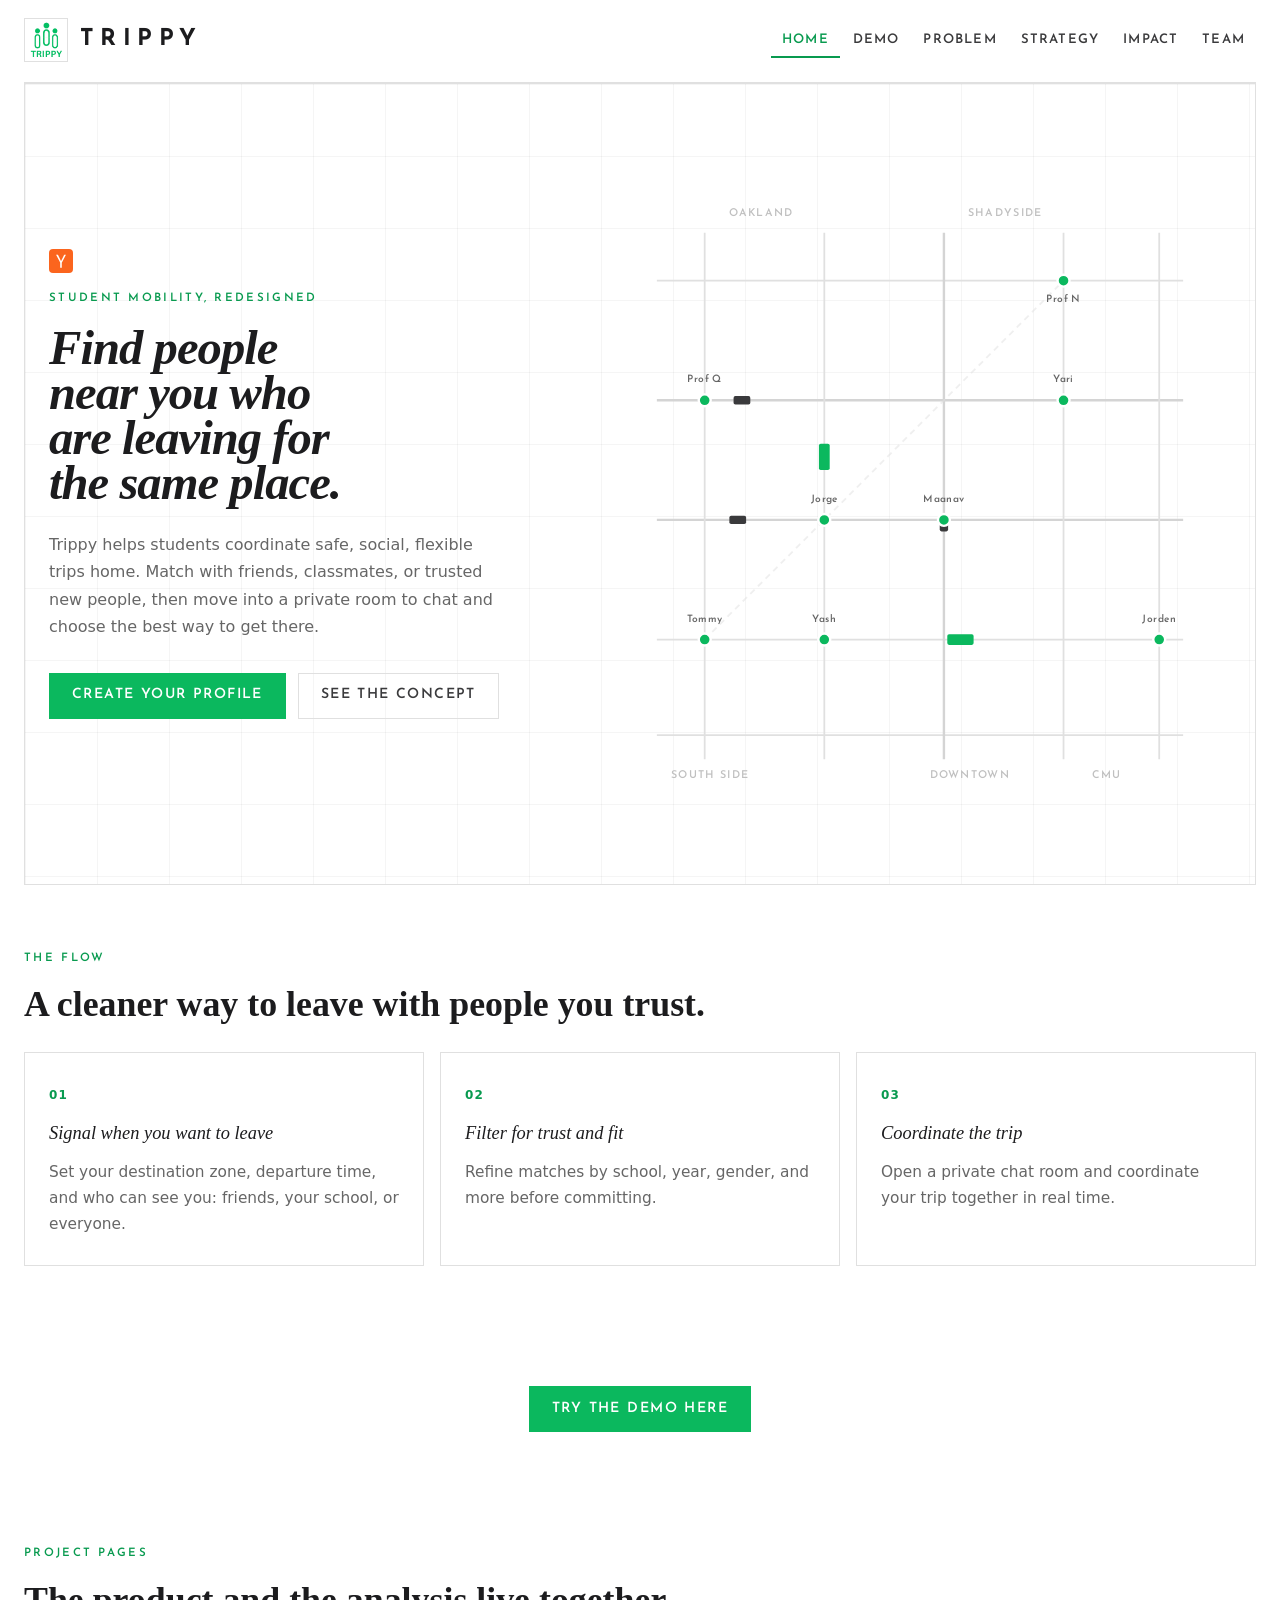
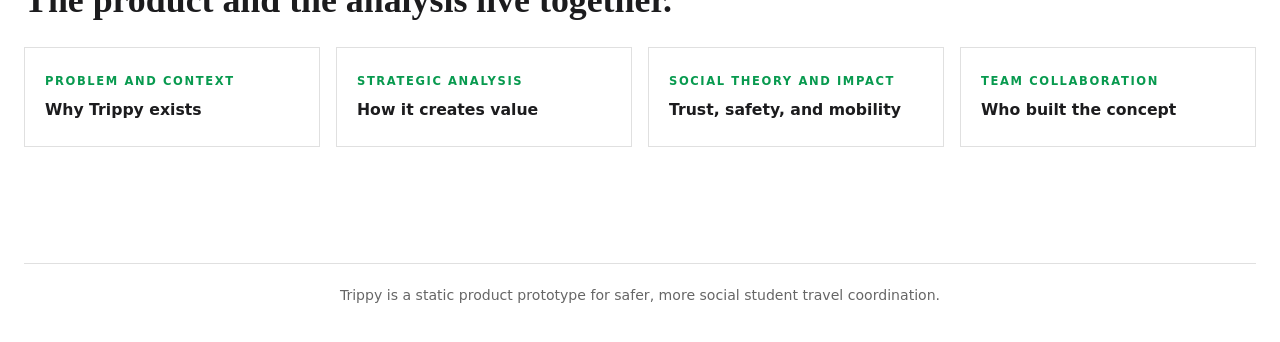
<file: index.html>
<!DOCTYPE html>
<html lang="en">
<head>
  <meta charset="UTF-8">
  <meta name="viewport" content="width=device-width, initial-scale=1.0">
  <title>Trippy | Travel Together</title>
  <link rel="stylesheet" href="styles.css?v=2">
</head>
<body data-page="home">
  <header class="site-header">
    <div class="brand-lockup">
      <a class="brand-link" href="index.html">
        <img class="brand-logo" src="trippy_logo.png" alt="Trippy logo">
        <span class="brand-word">TRIPPY</span>
      </a>
    </div>
    <button class="nav-toggle" type="button" aria-label="Toggle navigation">Menu</button>
    <nav class="site-nav"></nav>
  </header>

  <main>
    <section class="hero">
      <div class="hero-media">
        <div class="hero-grid"></div>
      </div>
      <div class="hero-inner">
        <div class="hero-copy">
          <img class="yc-badge" src="yc_logo.svg" alt="Y Combinator">
          <p class="eyebrow">Student mobility, redesigned</p>
          <h1>Find people near you who are leaving for the same place.</h1>
          <p class="hero-text">
            Trippy helps students coordinate safe, social, flexible trips home. Match with friends,
            classmates, or trusted new people, then move into a private room to chat and choose the
            best way to get there.
          </p>
          <div class="hero-actions">
            <a class="button button-primary" href="signup.html">Create your profile</a>
            <a class="button button-secondary" href="about.html">See the concept</a>
          </div>
        </div>

        <div class="hero-map">
          <div class="map-tooltip" id="map-tooltip">
            <div class="map-tooltip-name" id="tt-name"></div>
            <div class="map-tooltip-row" id="tt-dest"></div>
            <div class="map-tooltip-row" id="tt-leaving"></div>
            <div class="map-tooltip-mode" id="tt-mode"></div>
          </div>
          <svg class="city-map" viewBox="0 0 520 500" fill="none" xmlns="http://www.w3.org/2000/svg" xmlns:xlink="http://www.w3.org/1999/xlink" id="city-map">
            <defs>
              <path id="vp-h280"  d="M 40 280 L 480 280"/>
              <path id="vp-v280u" d="M 280 480 L 280 40"/>
              <path id="vp-h180l" d="M 480 180 L 40 180"/>
              <path id="vp-h380"  d="M 40 380 L 480 380"/>
              <path id="vp-v180d" d="M 180 40 L 180 480"/>
            </defs>

            <!-- Streets horizontal -->
            <line x1="40" y1="80"  x2="480" y2="80"  class="map-street"/>
            <line x1="40" y1="180" x2="480" y2="180" class="map-street-main"/>
            <line x1="40" y1="280" x2="480" y2="280" class="map-street-main"/>
            <line x1="40" y1="380" x2="480" y2="380" class="map-street"/>
            <line x1="40" y1="460" x2="480" y2="460" class="map-street"/>

            <!-- Streets vertical -->
            <line x1="80"  y1="40" x2="80"  y2="480" class="map-street"/>
            <line x1="180" y1="40" x2="180" y2="480" class="map-street"/>
            <line x1="280" y1="40" x2="280" y2="480" class="map-street-main"/>
            <line x1="380" y1="40" x2="380" y2="480" class="map-street"/>
            <line x1="460" y1="40" x2="460" y2="480" class="map-street"/>

            <!-- Diagonal (Pittsburgh-style) -->
            <line x1="80" y1="380" x2="380" y2="80" class="map-street" stroke-dasharray="5 4" stroke-opacity="0.5"/>

            <!-- Area labels -->
            <text x="100" y="26" class="map-label">Oakland</text>
            <text x="300" y="26" class="map-label">Shadyside</text>
            <text x="52"  y="496" class="map-label">South Side</text>
            <text x="268" y="496" class="map-label">Downtown</text>
            <text x="404" y="496" class="map-label">CMU</text>

            <!-- Vehicles -->
            <g class="map-vehicle">
              <rect x="-7" y="-3.5" width="14" height="7" rx="1.5"/>
              <animateMotion dur="9s" repeatCount="indefinite" rotate="auto"><mpath xlink:href="#vp-h280"/></animateMotion>
            </g>
            <g class="map-vehicle">
              <rect x="-7" y="-3.5" width="14" height="7" rx="1.5"/>
              <animateMotion dur="12s" repeatCount="indefinite" begin="-4s" rotate="auto"><mpath xlink:href="#vp-v280u"/></animateMotion>
            </g>
            <g class="map-vehicle">
              <rect x="-7" y="-3.5" width="14" height="7" rx="1.5"/>
              <animateMotion dur="10s" repeatCount="indefinite" begin="-7s" rotate="auto"><mpath xlink:href="#vp-h180l"/></animateMotion>
            </g>
            <g class="map-vehicle-bus">
              <rect x="-11" y="-4.5" width="22" height="9" rx="1.5"/>
              <animateMotion dur="18s" repeatCount="indefinite" begin="-9s" rotate="auto"><mpath xlink:href="#vp-h380"/></animateMotion>
            </g>
            <g class="map-vehicle-bus">
              <rect x="-11" y="-4.5" width="22" height="9" rx="1.5"/>
              <animateMotion dur="15s" repeatCount="indefinite" begin="-5s" rotate="auto"><mpath xlink:href="#vp-v180d"/></animateMotion>
            </g>

            <!-- Person dots -->
            <g class="map-dot" data-person="0">
              <circle class="map-dot-pulse" cx="80" cy="180" r="6"/>
              <circle class="map-dot-core"  cx="80" cy="180" r="5"/>
              <text class="map-dot-name" x="80" y="165">Prof Q</text>
            </g>
            <g class="map-dot" data-person="1">
              <circle class="map-dot-pulse" cx="380" cy="80" r="6"/>
              <circle class="map-dot-core"  cx="380" cy="80" r="5"/>
              <text class="map-dot-name" x="380" y="98">Prof N</text>
            </g>
            <g class="map-dot" data-person="2">
              <circle class="map-dot-pulse" cx="180" cy="280" r="6"/>
              <circle class="map-dot-core"  cx="180" cy="280" r="5"/>
              <text class="map-dot-name" x="180" y="265">Jorge</text>
            </g>
            <g class="map-dot" data-person="3">
              <circle class="map-dot-pulse" cx="380" cy="180" r="6"/>
              <circle class="map-dot-core"  cx="380" cy="180" r="5"/>
              <text class="map-dot-name" x="380" y="165">Yari</text>
            </g>
            <g class="map-dot" data-person="4">
              <circle class="map-dot-pulse" cx="80" cy="380" r="6"/>
              <circle class="map-dot-core"  cx="80" cy="380" r="5"/>
              <text class="map-dot-name" x="80" y="365">Tommy</text>
            </g>
            <g class="map-dot" data-person="5">
              <circle class="map-dot-pulse" cx="280" cy="280" r="6"/>
              <circle class="map-dot-core"  cx="280" cy="280" r="5"/>
              <text class="map-dot-name" x="280" y="265">Maanav</text>
            </g>
            <g class="map-dot" data-person="6">
              <circle class="map-dot-pulse" cx="460" cy="380" r="6"/>
              <circle class="map-dot-core"  cx="460" cy="380" r="5"/>
              <text class="map-dot-name" x="460" y="365">Jorden</text>
            </g>
            <g class="map-dot" data-person="7">
              <circle class="map-dot-pulse" cx="180" cy="380" r="6"/>
              <circle class="map-dot-core"  cx="180" cy="380" r="5"/>
              <text class="map-dot-name" x="180" y="365">Yash</text>
            </g>
          </svg>
        </div>
      </div>
    </section>

    <section class="section-band">
      <div class="section-heading">
        <p class="eyebrow">The flow</p>
        <h2>A cleaner way to leave with people you trust.</h2>
      </div>
      <div class="three-column">
        <article class="story-card">
          <span class="story-index">01</span>
          <h3>Signal when you want to leave</h3>
          <p>Set your destination zone, departure time, and who can see you: friends, your school, or everyone.</p>
        </article>
        <article class="story-card">
          <span class="story-index">02</span>
          <h3>Filter for trust and fit</h3>
          <p>Refine matches by school, year, gender, and more before committing.</p>
        </article>
        <article class="story-card">
          <span class="story-index">03</span>
          <h3>Coordinate the trip</h3>
          <p>Open a private chat room and coordinate your trip together in real time.</p>
        </article>
      </div>
    </section>

    <section class="demo-cta">
      <a class="button button-primary" href="dashboard.html">Try the demo here</a>
    </section>

    <section class="section-band compact-band">
      <div class="section-heading">
        <p class="eyebrow">Project pages</p>
        <h2>The product and the analysis live together.</h2>
      </div>
      <div class="link-grid">
        <a class="link-tile" href="about.html"><span>Problem and context</span><strong>Why Trippy exists</strong></a>
        <a class="link-tile" href="strategy.html"><span>Strategic analysis</span><strong>How it creates value</strong></a>
        <a class="link-tile" href="impact.html"><span>Social theory and impact</span><strong>Trust, safety, and mobility</strong></a>
        <a class="link-tile" href="team.html"><span>Team collaboration</span><strong>Who built the concept</strong></a>
      </div>
    </section>
  </main>

  <footer class="site-footer">
    <p>Trippy is a static product prototype for safer, more social student travel coordination.</p>
  </footer>

  <script src="script.js?v=2"></script>
</body>
</html>
</file>
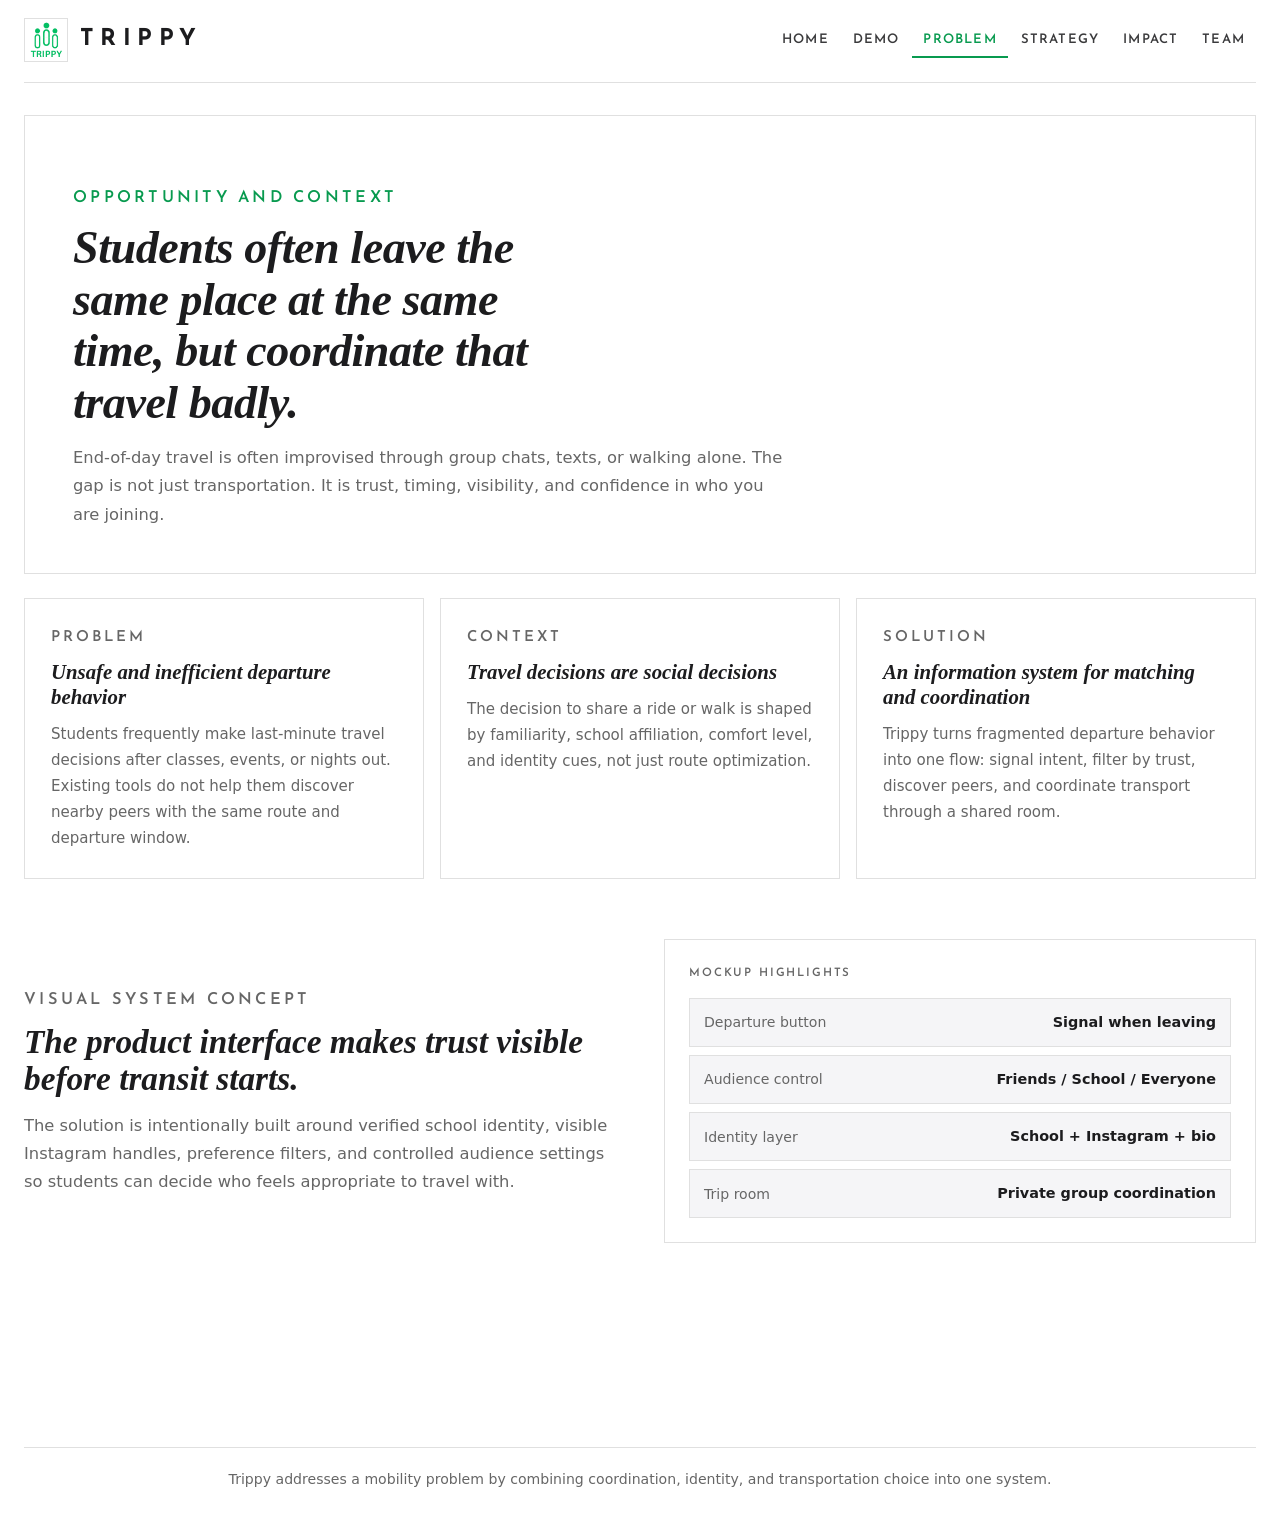
<file: about.html>
<!DOCTYPE html>
<html lang="en">
<head>
  <meta charset="UTF-8">
  <meta name="viewport" content="width=device-width, initial-scale=1.0">
  <title>Trippy | Problem and Context</title>
  <link rel="stylesheet" href="styles.css?v=2">
</head>
<body data-page="about">
  <header class="site-header">
    <div class="brand-lockup">
      <a class="brand-link" href="index.html">
        <img class="brand-logo" src="trippy_logo.png" alt="Trippy logo">
        <span class="brand-word">TRIPPY</span>
      </a>
    </div>
    <button class="nav-toggle" type="button" aria-label="Toggle navigation">Menu</button>
    <nav class="site-nav"></nav>
  </header>

  <main class="content-main">
    <section class="page-hero">
      <p class="eyebrow">Opportunity and context</p>
      <h1>Students often leave the same place at the same time, but coordinate that travel badly.</h1>
      <p>
        End-of-day travel is often improvised through group chats, texts, or walking alone. The gap is
        not just transportation. It is trust, timing, visibility, and confidence in who you are joining.
      </p>
    </section>

    <section class="content-grid">
      <article class="panel content-card">
        <p class="eyebrow">Problem</p>
        <h2>Unsafe and inefficient departure behavior</h2>
        <p>Students frequently make last-minute travel decisions after classes, events, or nights out. Existing tools do not help them discover nearby peers with the same route and departure window.</p>
      </article>
      <article class="panel content-card">
        <p class="eyebrow">Context</p>
        <h2>Travel decisions are social decisions</h2>
        <p>The decision to share a ride or walk is shaped by familiarity, school affiliation, comfort level, and identity cues, not just route optimization.</p>
      </article>
      <article class="panel content-card">
        <p class="eyebrow">Solution</p>
        <h2>An information system for matching and coordination</h2>
        <p>Trippy turns fragmented departure behavior into one flow: signal intent, filter by trust, discover peers, and coordinate transport through a shared room.</p>
      </article>
    </section>

    <section class="split-feature academic-feature">
      <div class="feature-copy">
        <p class="eyebrow">Visual system concept</p>
        <h2>The product interface makes trust visible before transit starts.</h2>
        <p>The solution is intentionally built around verified school identity, visible Instagram handles, preference filters, and controlled audience settings so students can decide who feels appropriate to travel with.</p>
      </div>
      <div class="feature-preview">
        <div class="wireframe-card">
          <div class="wireframe-header">Mockup highlights</div>
          <div class="wireframe-row"><span>Departure button</span><strong>Signal when leaving</strong></div>
          <div class="wireframe-row"><span>Audience control</span><strong>Friends / School / Everyone</strong></div>
          <div class="wireframe-row"><span>Identity layer</span><strong>School + Instagram + bio</strong></div>
          <div class="wireframe-row"><span>Trip room</span><strong>Private group coordination</strong></div>
        </div>
      </div>
    </section>
  </main>

  <footer class="site-footer">
    <p>Trippy addresses a mobility problem by combining coordination, identity, and transportation choice into one system.</p>
  </footer>

  <script src="script.js?v=2"></script>
</body>
</html>
</file>
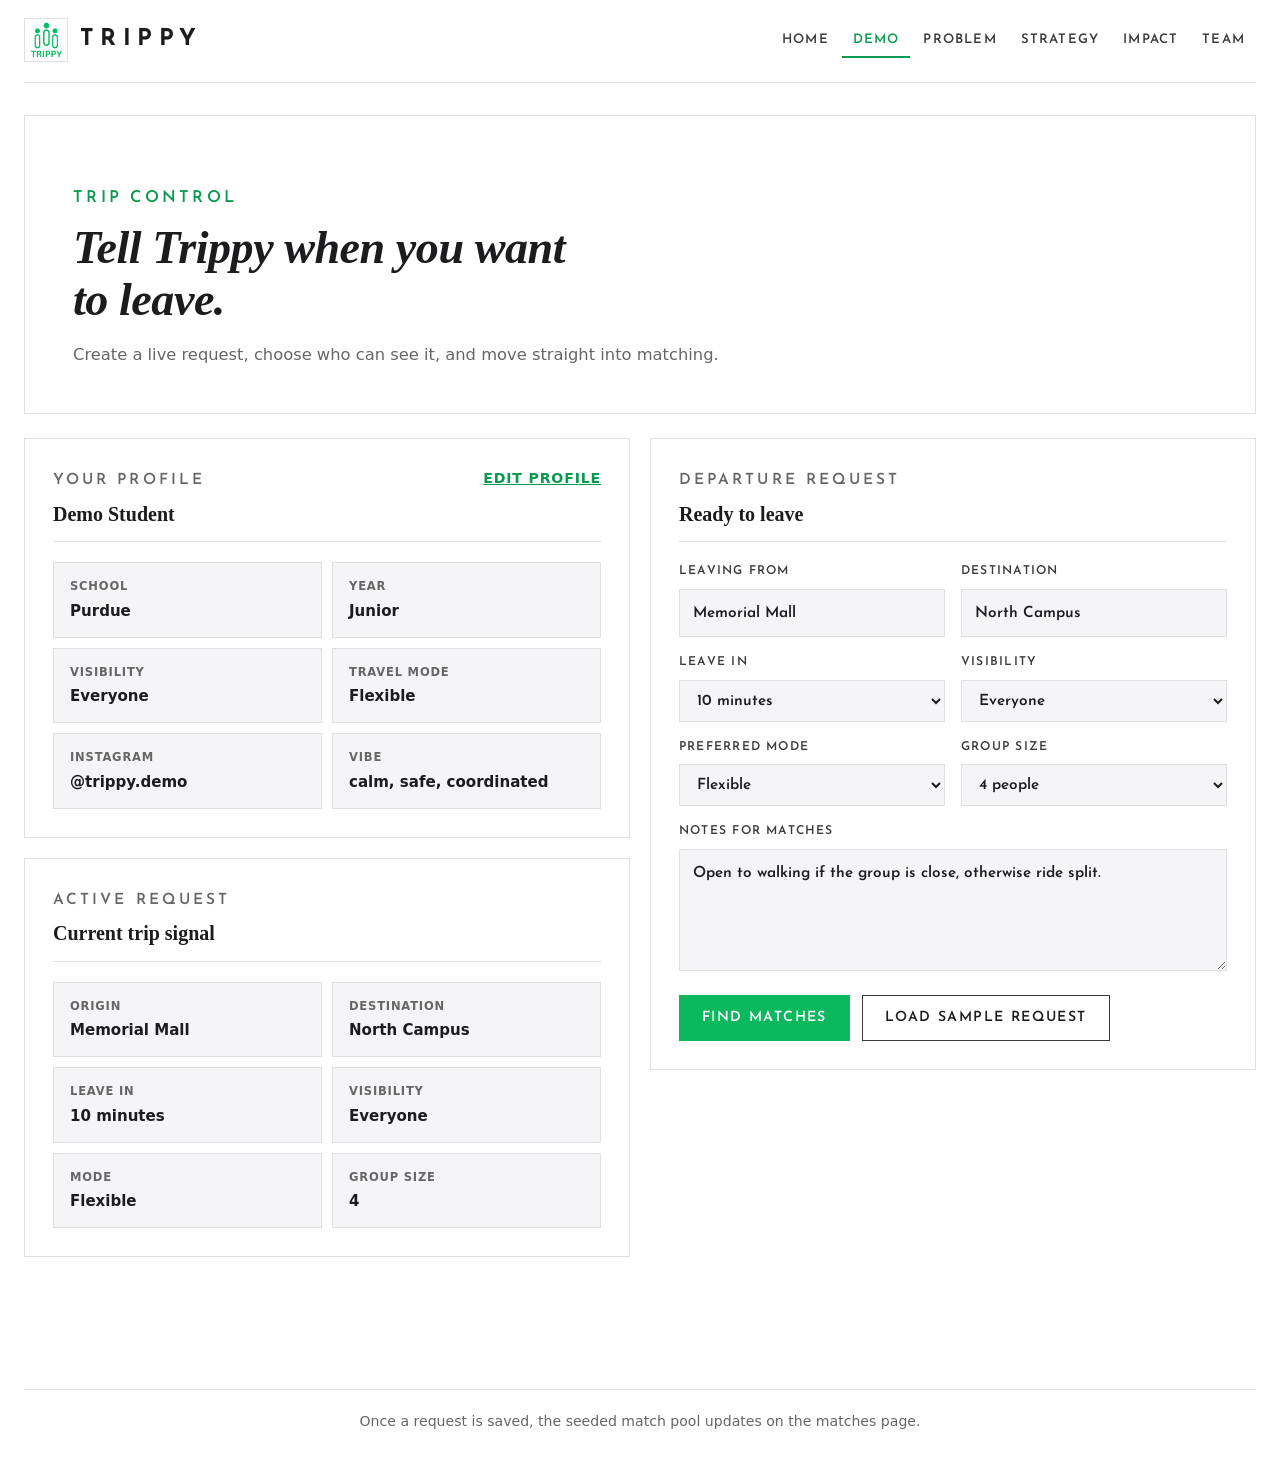
<file: dashboard.html>
<!DOCTYPE html>
<html lang="en">
<head>
  <meta charset="UTF-8">
  <meta name="viewport" content="width=device-width, initial-scale=1.0">
  <title>Trippy | Demo</title>
  <link rel="stylesheet" href="styles.css?v=2">
</head>
<body data-page="dashboard">
  <header class="site-header">
    <div class="brand-lockup">
      <a class="brand-link" href="index.html">
        <img class="brand-logo" src="trippy_logo.png" alt="Trippy logo">
        <span class="brand-word">TRIPPY</span>
      </a>
    </div>
    <button class="nav-toggle" type="button" aria-label="Toggle navigation">Menu</button>
    <nav class="site-nav"></nav>
  </header>

  <main class="app-main">
    <section class="app-hero">
      <div>
        <p class="eyebrow">Trip control</p>
        <h1>Tell Trippy when you want to leave.</h1>
        <p>Create a live request, choose who can see it, and move straight into matching.</p>
      </div>
    </section>

    <section class="dashboard-grid">
      <div class="dashboard-left-col">
        <div class="panel">
          <div class="panel-heading">
            <div>
              <p class="eyebrow">Your profile</p>
              <h2 id="profile-name">Student profile</h2>
            </div>
            <a class="text-link" href="signup.html">Edit profile</a>
          </div>
          <div id="profile-summary" class="summary-grid"></div>
        </div>

        <div class="panel">
          <div class="panel-heading">
            <div>
              <p class="eyebrow">Active request</p>
              <h2>Current trip signal</h2>
            </div>
          </div>
          <div id="active-trip-summary" class="summary-grid"></div>
        </div>
      </div>

      <form id="trip-form" class="panel">
        <div class="panel-heading">
          <div>
            <p class="eyebrow">Departure request</p>
            <h2>Ready to leave</h2>
          </div>
        </div>
        <div class="field-grid">
          <label>
            Leaving from
            <input name="origin" type="text" placeholder="Main quad, library, apartment..." required>
          </label>
          <label>
            Destination
            <input name="destination" type="text" placeholder="Downtown, North Campus..." required>
          </label>
          <label>
            Leave in
            <select name="leaveIn" required>
              <option value="Now">Now</option>
              <option value="10 minutes">10 minutes</option>
              <option value="20 minutes">20 minutes</option>
              <option value="30 minutes">30 minutes</option>
            </select>
          </label>
          <label>
            Visibility
            <select name="visibility" required>
              <option value="Friends">Friends</option>
              <option value="School">School</option>
              <option value="Everyone">Everyone</option>
            </select>
          </label>
          <label>
            Preferred mode
            <select name="travelMode" required>
              <option value="Walk">Walk</option>
              <option value="Bus">Bus</option>
              <option value="Uber">Uber</option>
              <option value="Lyft">Lyft</option>
              <option value="Flexible">Flexible</option>
            </select>
          </label>
          <label>
            Group size
            <select name="groupSize" required>
              <option value="2">2 people</option>
              <option value="3">3 people</option>
              <option value="4">4 people</option>
              <option value="5">5 people</option>
            </select>
          </label>
          <label class="field-wide">
            Notes for matches
            <textarea name="notes" rows="4" placeholder="Quiet walk, need fast ride split, bus okay, etc." required></textarea>
          </label>
        </div>
        <div class="form-actions">
          <button class="button button-primary" type="submit">Find matches</button>
          <button id="demo-trip-fill" class="button button-secondary" type="button">Load sample request</button>
        </div>
      </form>
    </section>
  </main>

  <footer class="site-footer">
    <p>Once a request is saved, the seeded match pool updates on the matches page.</p>
  </footer>

  <script src="script.js?v=2"></script>
</body>
</html>
</file>
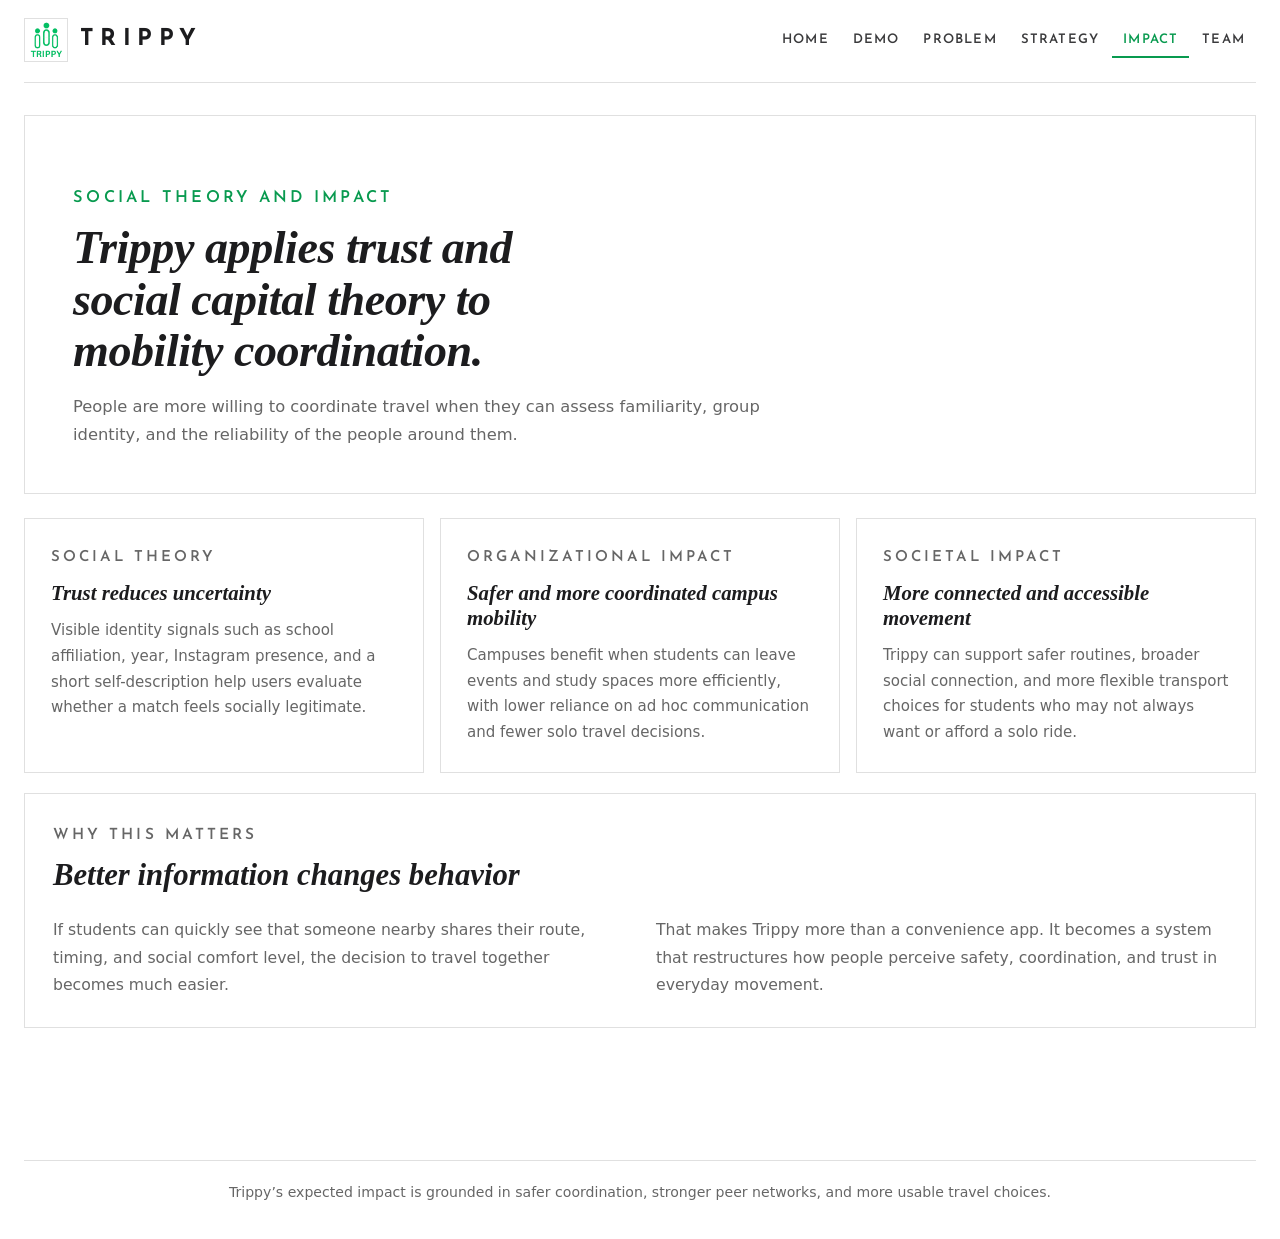
<file: impact.html>
<!DOCTYPE html>
<html lang="en">
<head>
  <meta charset="UTF-8">
  <meta name="viewport" content="width=device-width, initial-scale=1.0">
  <title>Trippy | Social Theory and Impact</title>
  <link rel="stylesheet" href="styles.css?v=2">
</head>
<body data-page="impact">
  <header class="site-header">
    <div class="brand-lockup">
      <a class="brand-link" href="index.html">
        <img class="brand-logo" src="trippy_logo.png" alt="Trippy logo">
        <span class="brand-word">TRIPPY</span>
      </a>
    </div>
    <button class="nav-toggle" type="button" aria-label="Toggle navigation">Menu</button>
    <nav class="site-nav"></nav>
  </header>

  <main class="content-main">
    <section class="page-hero">
      <p class="eyebrow">Social theory and impact</p>
      <h1>Trippy applies trust and social capital theory to mobility coordination.</h1>
      <p>People are more willing to coordinate travel when they can assess familiarity, group identity, and the reliability of the people around them.</p>
    </section>

    <section class="content-grid">
      <article class="panel content-card">
        <p class="eyebrow">Social theory</p>
        <h2>Trust reduces uncertainty</h2>
        <p>Visible identity signals such as school affiliation, year, Instagram presence, and a short self-description help users evaluate whether a match feels socially legitimate.</p>
      </article>
      <article class="panel content-card">
        <p class="eyebrow">Organizational impact</p>
        <h2>Safer and more coordinated campus mobility</h2>
        <p>Campuses benefit when students can leave events and study spaces more efficiently, with lower reliance on ad hoc communication and fewer solo travel decisions.</p>
      </article>
      <article class="panel content-card">
        <p class="eyebrow">Societal impact</p>
        <h2>More connected and accessible movement</h2>
        <p>Trippy can support safer routines, broader social connection, and more flexible transport choices for students who may not always want or afford a solo ride.</p>
      </article>
    </section>

    <section class="panel large-analysis">
      <p class="eyebrow">Why this matters</p>
      <h2>Better information changes behavior</h2>
      <div class="analysis-columns">
        <p>If students can quickly see that someone nearby shares their route, timing, and social comfort level, the decision to travel together becomes much easier.</p>
        <p>That makes Trippy more than a convenience app. It becomes a system that restructures how people perceive safety, coordination, and trust in everyday movement.</p>
      </div>
    </section>
  </main>

  <footer class="site-footer">
    <p>Trippy’s expected impact is grounded in safer coordination, stronger peer networks, and more usable travel choices.</p>
  </footer>

  <script src="script.js?v=2"></script>
</body>
</html>
</file>
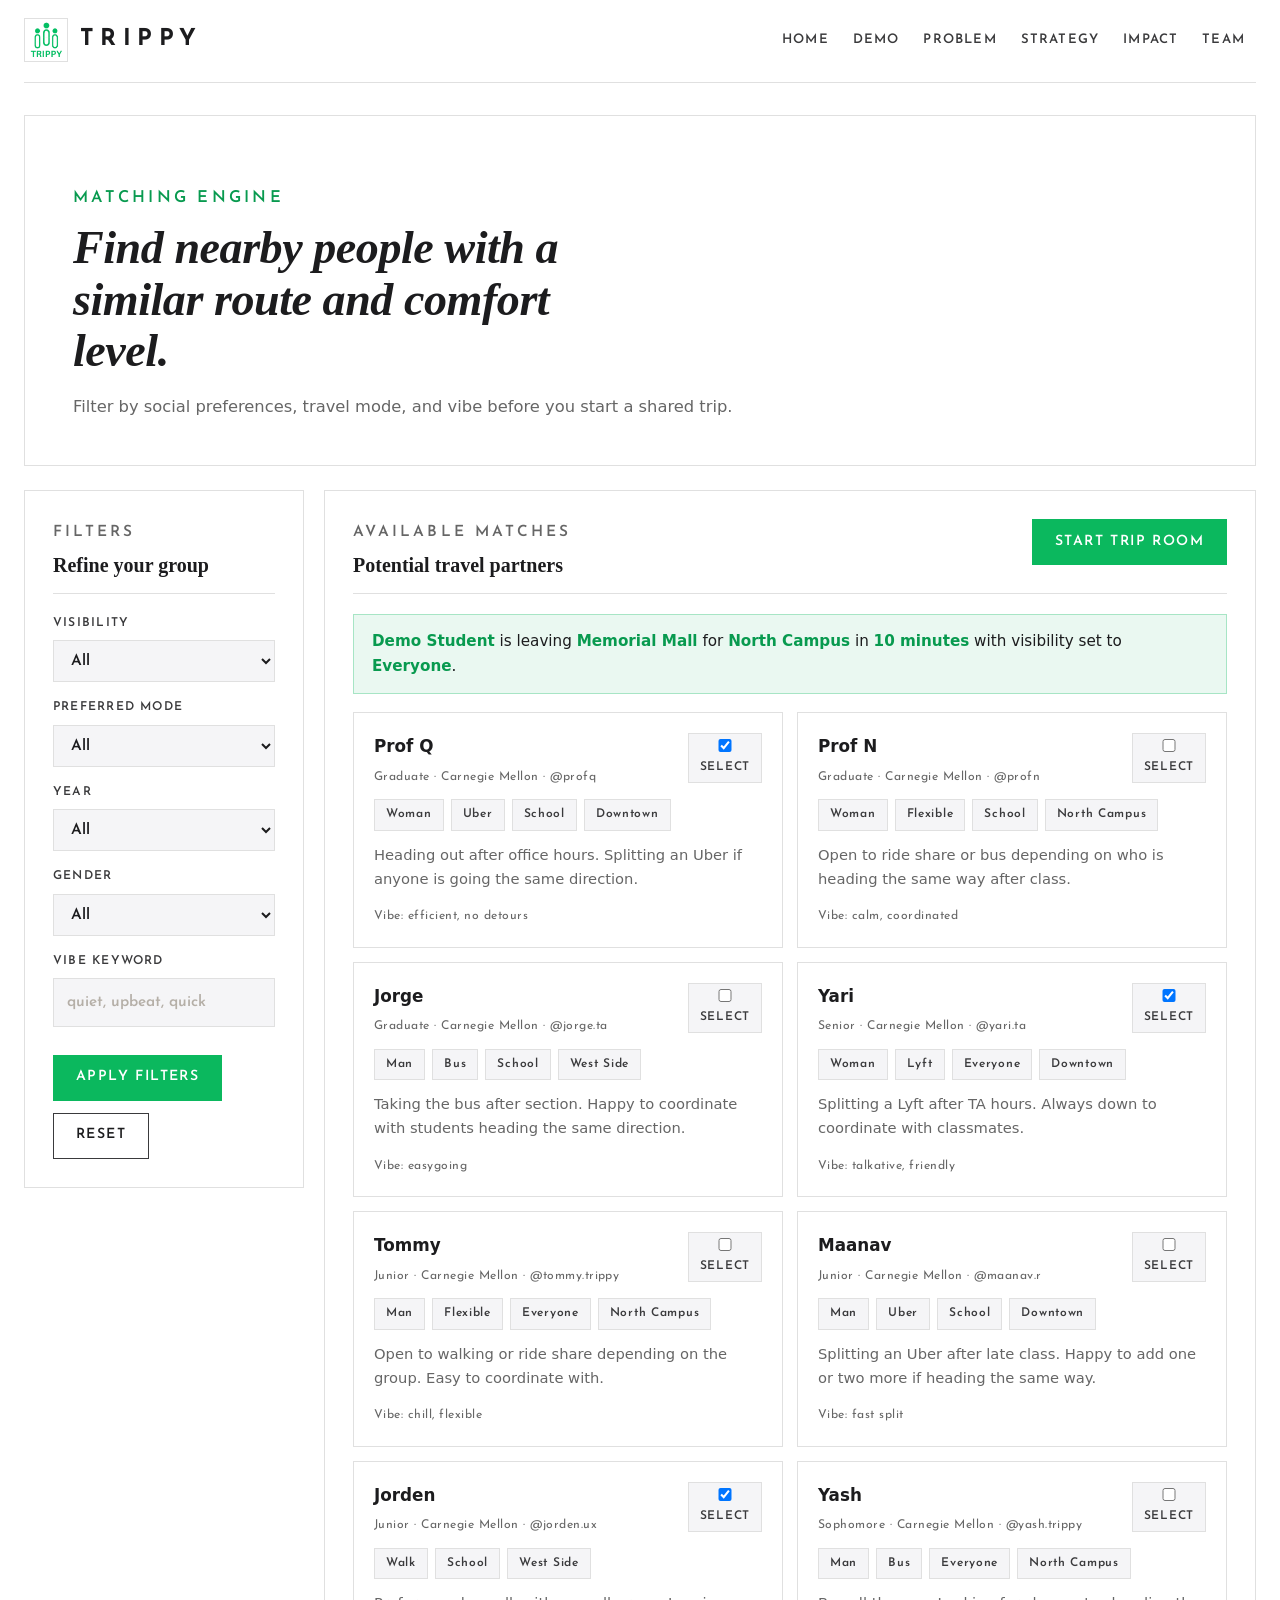
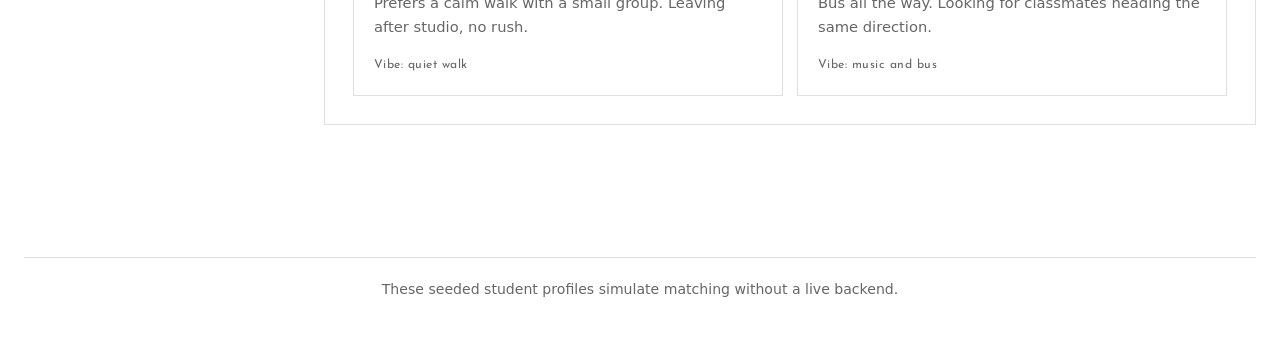
<file: matches.html>
<!DOCTYPE html>
<html lang="en">
<head>
  <meta charset="UTF-8">
  <meta name="viewport" content="width=device-width, initial-scale=1.0">
  <title>Trippy | Matches</title>
  <link rel="stylesheet" href="styles.css?v=2">
</head>
<body data-page="matches">
  <header class="site-header">
    <div class="brand-lockup">
      <a class="brand-link" href="index.html">
        <img class="brand-logo" src="trippy_logo.png" alt="Trippy logo">
        <span class="brand-word">TRIPPY</span>
      </a>
    </div>
    <button class="nav-toggle" type="button" aria-label="Toggle navigation">Menu</button>
    <nav class="site-nav"></nav>
  </header>

  <main class="app-main">
    <section class="app-hero">
      <div>
        <p class="eyebrow">Matching engine</p>
        <h1>Find nearby people with a similar route and comfort level.</h1>
        <p>Filter by social preferences, travel mode, and vibe before you start a shared trip.</p>
      </div>
      <a class="button button-secondary" href="dashboard.html">Update request</a>
    </section>

    <section class="matches-layout">
      <aside class="panel filters-panel">
        <div class="panel-heading">
          <div>
            <p class="eyebrow">Filters</p>
            <h2>Refine your group</h2>
          </div>
        </div>
        <form id="filters-form" class="filter-stack">
          <label>
            Visibility
            <select name="visibility">
              <option value="All">All</option>
              <option value="Friends">Friends</option>
              <option value="School">School</option>
              <option value="Everyone">Everyone</option>
            </select>
          </label>
          <label>
            Preferred mode
            <select name="travelMode">
              <option value="All">All</option>
              <option value="Walk">Walk</option>
              <option value="Bus">Bus</option>
              <option value="Uber">Uber</option>
              <option value="Lyft">Lyft</option>
              <option value="Flexible">Flexible</option>
            </select>
          </label>
          <label>
            Year
            <select name="year">
              <option value="All">All</option>
              <option value="First Year">First Year</option>
              <option value="Sophomore">Sophomore</option>
              <option value="Junior">Junior</option>
              <option value="Senior">Senior</option>
              <option value="Graduate">Graduate</option>
            </select>
          </label>
          <label>
            Gender
            <select name="gender">
              <option value="All">All</option>
              <option value="Woman">Woman</option>
              <option value="Man">Man</option>
              <option value="Non-binary">Non-binary</option>
            </select>
          </label>
          <label>
            Vibe keyword
            <input name="keyword" type="text" placeholder="quiet, upbeat, quick">
          </label>
          <div class="form-actions form-actions-compact">
            <button class="button button-primary" type="submit">Apply filters</button>
            <button id="reset-filters" class="button button-secondary" type="button">Reset</button>
          </div>
        </form>
      </aside>

      <section class="panel results-panel">
        <div class="panel-heading">
          <div>
            <p class="eyebrow">Available matches</p>
            <h2>Potential travel partners</h2>
          </div>
          <button id="start-trip-button" class="button button-primary" type="button">Start trip room</button>
        </div>
        <div id="request-banner" class="request-banner"></div>
        <div id="matches-list" class="matches-grid"></div>
      </section>
    </section>
  </main>

  <footer class="site-footer">
    <p>These seeded student profiles simulate matching without a live backend.</p>
  </footer>

  <script src="script.js?v=2"></script>
</body>
</html>
</file>
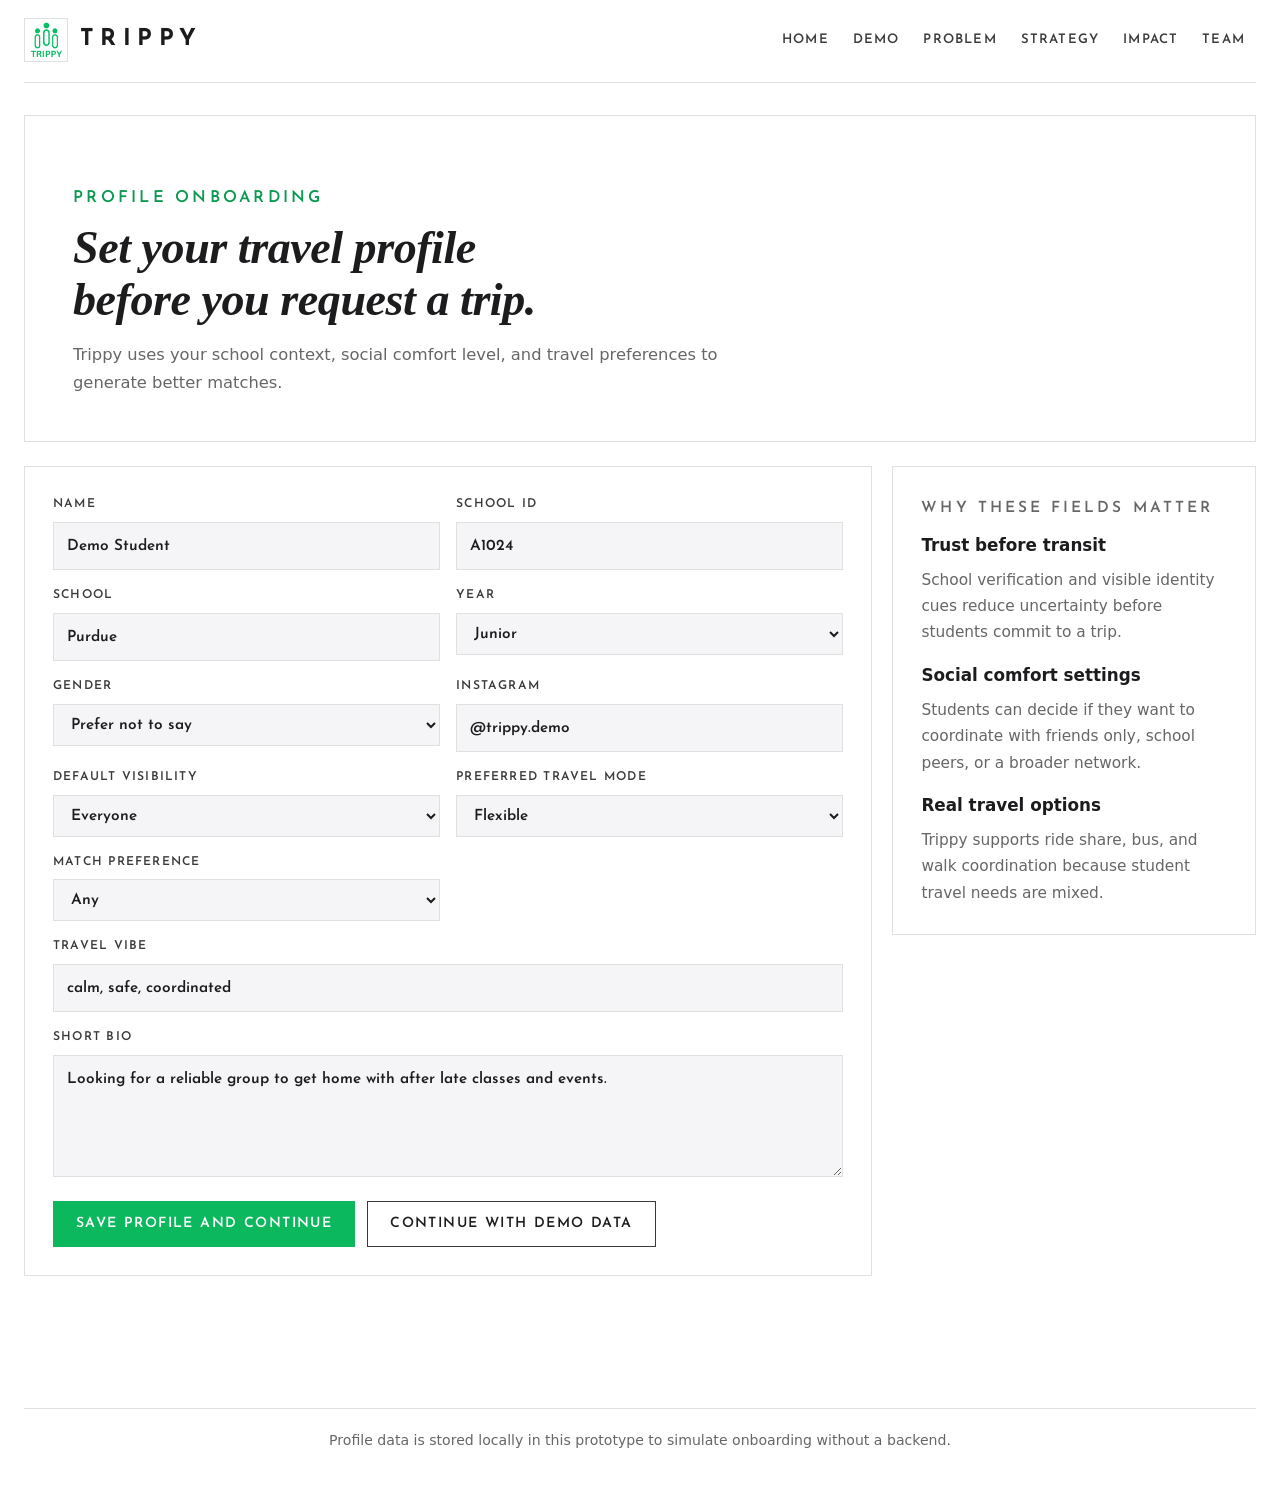
<file: signup.html>
<!DOCTYPE html>
<html lang="en">
<head>
  <meta charset="UTF-8">
  <meta name="viewport" content="width=device-width, initial-scale=1.0">
  <title>Trippy | Sign Up</title>
  <link rel="stylesheet" href="styles.css?v=2">
</head>
<body data-page="signup">
  <header class="site-header">
    <div class="brand-lockup">
      <a class="brand-link" href="index.html">
        <img class="brand-logo" src="trippy_logo.png" alt="Trippy logo">
        <span class="brand-word">TRIPPY</span>
      </a>
    </div>
    <button class="nav-toggle" type="button" aria-label="Toggle navigation">Menu</button>
    <nav class="site-nav"></nav>
  </header>

  <main class="page-shell">
    <section class="page-hero page-hero-tight">
      <p class="eyebrow">Profile onboarding</p>
      <h1>Set your travel profile before you request a trip.</h1>
      <p>Trippy uses your school context, social comfort level, and travel preferences to generate better matches.</p>
    </section>

    <section class="form-layout">
      <form id="signup-form" class="panel form-panel">
        <div class="field-grid">
          <label>
            Name
            <input name="name" type="text" placeholder="Your name" required>
          </label>
          <label>
            School ID
            <input name="schoolId" type="text" placeholder="School ID" required>
          </label>
          <label>
            School
            <input name="school" type="text" placeholder="University or school" required>
          </label>
          <label>
            Year
            <select name="year" required>
              <option value="First Year">First Year</option>
              <option value="Sophomore">Sophomore</option>
              <option value="Junior">Junior</option>
              <option value="Senior">Senior</option>
              <option value="Graduate">Graduate</option>
            </select>
          </label>
          <label>
            Gender
            <select name="gender" required>
              <option value="Woman">Woman</option>
              <option value="Man">Man</option>
              <option value="Non-binary">Non-binary</option>
              <option value="Prefer not to say">Prefer not to say</option>
            </select>
          </label>
          <label>
            Instagram
            <input name="instagram" type="text" placeholder="@handle">
          </label>
          <label>
            Default visibility
            <select name="visibility" required>
              <option value="School">School</option>
              <option value="Friends">Friends</option>
              <option value="Everyone">Everyone</option>
            </select>
          </label>
          <label>
            Preferred travel mode
            <select name="travelMode" required>
              <option value="Walk">Walk</option>
              <option value="Bus">Bus</option>
              <option value="Uber">Uber</option>
              <option value="Lyft">Lyft</option>
              <option value="Flexible">Flexible</option>
            </select>
          </label>
          <label>
            Match preference
            <select name="matchPreference" required>
              <option value="Any">Any</option>
              <option value="Women only">Women only</option>
              <option value="Men only">Men only</option>
              <option value="Non-binary only">Non-binary only</option>
            </select>
          </label>
          <label class="field-wide">
            Travel vibe
            <input name="vibe" type="text" placeholder="Calm, talkative, quick walk, music, etc." required>
          </label>
          <label class="field-wide">
            Short bio
            <textarea name="bio" rows="4" placeholder="What should people know before they match with you?" required></textarea>
          </label>
        </div>
        <div class="form-actions">
          <button class="button button-primary" type="submit">Save profile and continue</button>
          <a class="button button-secondary" href="dashboard.html">Continue with demo data</a>
        </div>
      </form>

      <aside class="panel sidebar-panel">
        <p class="eyebrow">Why these fields matter</p>
        <div class="info-stack">
          <div>
            <h3>Trust before transit</h3>
            <p>School verification and visible identity cues reduce uncertainty before students commit to a trip.</p>
          </div>
          <div>
            <h3>Social comfort settings</h3>
            <p>Students can decide if they want to coordinate with friends only, school peers, or a broader network.</p>
          </div>
          <div>
            <h3>Real travel options</h3>
            <p>Trippy supports ride share, bus, and walk coordination because student travel needs are mixed.</p>
          </div>
        </div>
      </aside>
    </section>
  </main>

  <footer class="site-footer">
    <p>Profile data is stored locally in this prototype to simulate onboarding without a backend.</p>
  </footer>

  <script src="script.js?v=2"></script>
</body>
</html>
</file>
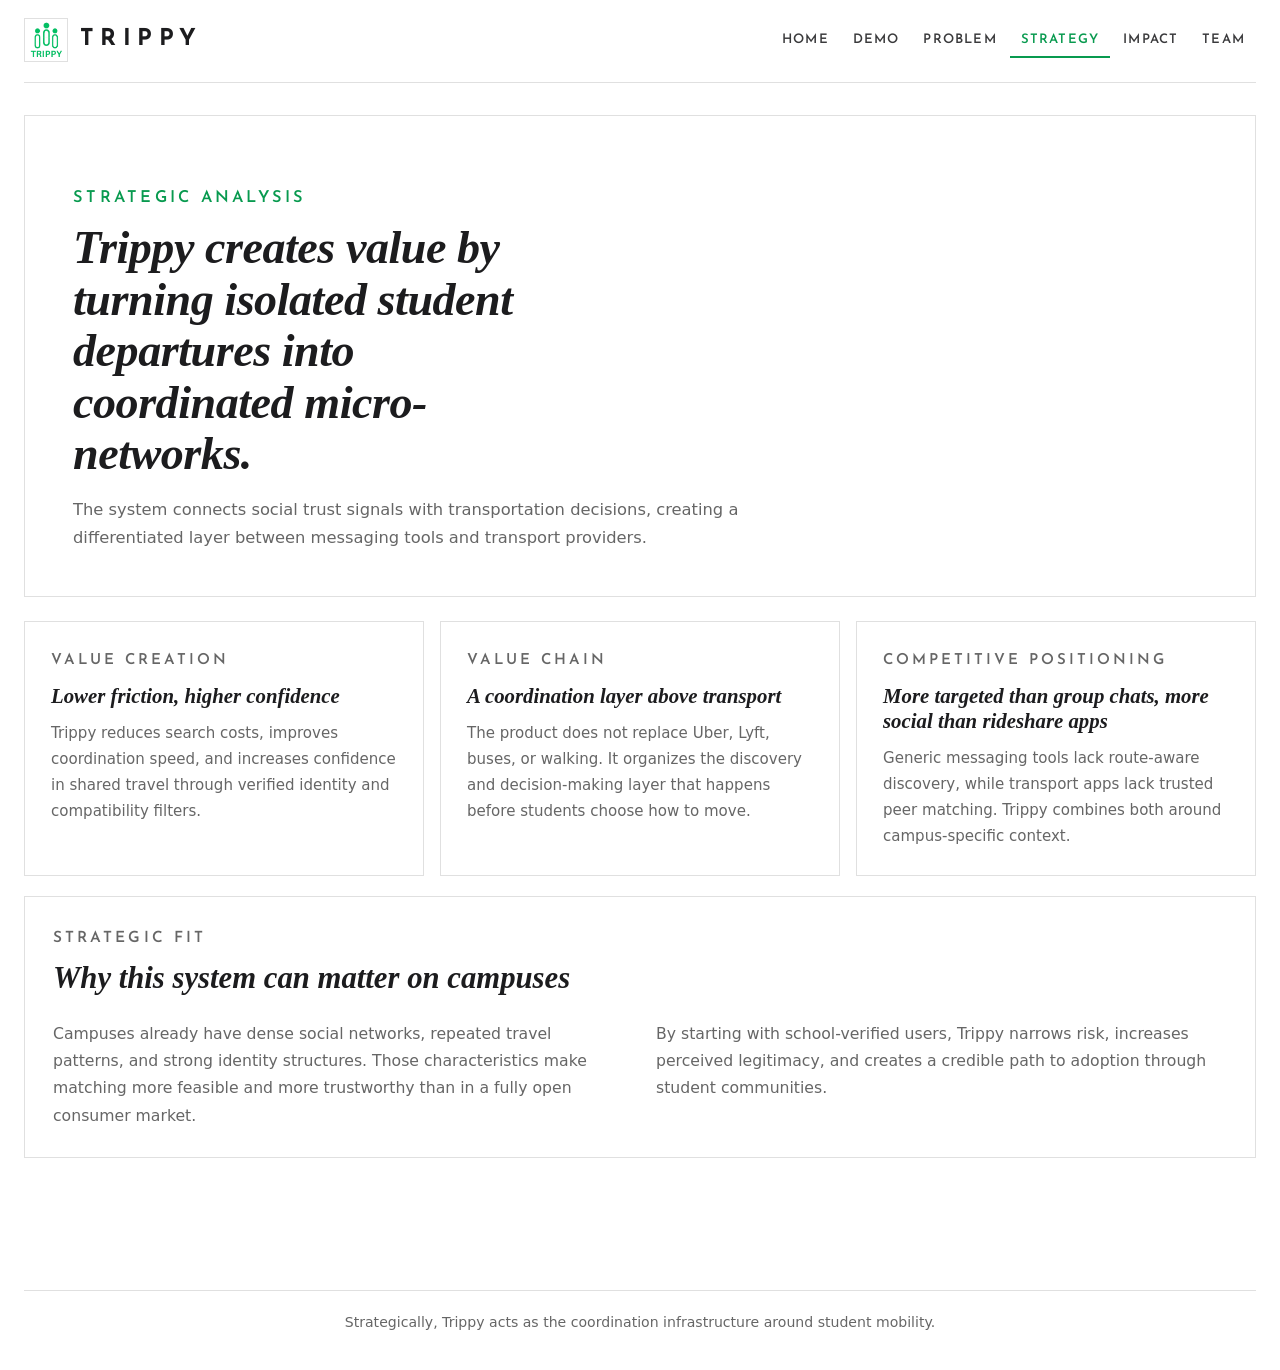
<file: strategy.html>
<!DOCTYPE html>
<html lang="en">
<head>
  <meta charset="UTF-8">
  <meta name="viewport" content="width=device-width, initial-scale=1.0">
  <title>Trippy | Strategic Analysis</title>
  <link rel="stylesheet" href="styles.css?v=2">
</head>
<body data-page="strategy">
  <header class="site-header">
    <div class="brand-lockup">
      <a class="brand-link" href="index.html">
        <img class="brand-logo" src="trippy_logo.png" alt="Trippy logo">
        <span class="brand-word">TRIPPY</span>
      </a>
    </div>
    <button class="nav-toggle" type="button" aria-label="Toggle navigation">Menu</button>
    <nav class="site-nav"></nav>
  </header>

  <main class="content-main">
    <section class="page-hero">
      <p class="eyebrow">Strategic analysis</p>
      <h1>Trippy creates value by turning isolated student departures into coordinated micro-networks.</h1>
      <p>The system connects social trust signals with transportation decisions, creating a differentiated layer between messaging tools and transport providers.</p>
    </section>

    <section class="content-grid">
      <article class="panel content-card">
        <p class="eyebrow">Value creation</p>
        <h2>Lower friction, higher confidence</h2>
        <p>Trippy reduces search costs, improves coordination speed, and increases confidence in shared travel through verified identity and compatibility filters.</p>
      </article>
      <article class="panel content-card">
        <p class="eyebrow">Value chain</p>
        <h2>A coordination layer above transport</h2>
        <p>The product does not replace Uber, Lyft, buses, or walking. It organizes the discovery and decision-making layer that happens before students choose how to move.</p>
      </article>
      <article class="panel content-card">
        <p class="eyebrow">Competitive positioning</p>
        <h2>More targeted than group chats, more social than rideshare apps</h2>
        <p>Generic messaging tools lack route-aware discovery, while transport apps lack trusted peer matching. Trippy combines both around campus-specific context.</p>
      </article>
    </section>

    <section class="panel large-analysis">
      <p class="eyebrow">Strategic fit</p>
      <h2>Why this system can matter on campuses</h2>
      <div class="analysis-columns">
        <p>Campuses already have dense social networks, repeated travel patterns, and strong identity structures. Those characteristics make matching more feasible and more trustworthy than in a fully open consumer market.</p>
        <p>By starting with school-verified users, Trippy narrows risk, increases perceived legitimacy, and creates a credible path to adoption through student communities.</p>
      </div>
    </section>
  </main>

  <footer class="site-footer">
    <p>Strategically, Trippy acts as the coordination infrastructure around student mobility.</p>
  </footer>

  <script src="script.js?v=2"></script>
</body>
</html>
</file>
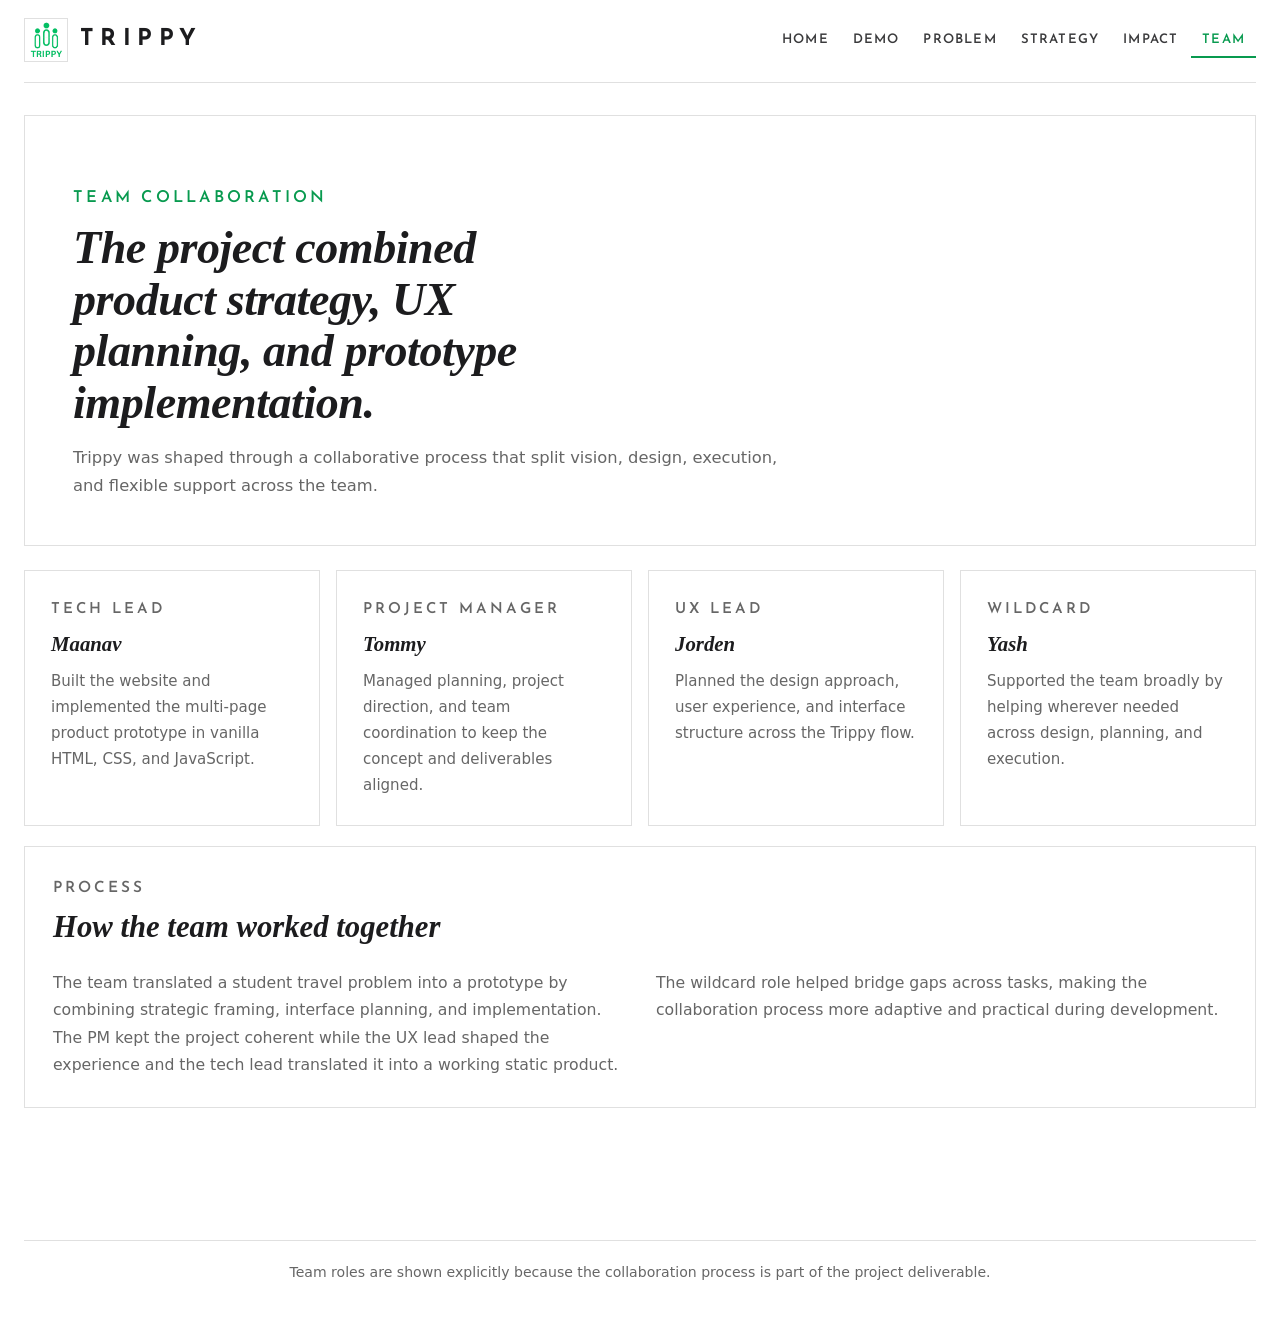
<file: team.html>
<!DOCTYPE html>
<html lang="en">
<head>
  <meta charset="UTF-8">
  <meta name="viewport" content="width=device-width, initial-scale=1.0">
  <title>Trippy | Team</title>
  <link rel="stylesheet" href="styles.css?v=2">
</head>
<body data-page="team">
  <header class="site-header">
    <div class="brand-lockup">
      <a class="brand-link" href="index.html">
        <img class="brand-logo" src="trippy_logo.png" alt="Trippy logo">
        <span class="brand-word">TRIPPY</span>
      </a>
    </div>
    <button class="nav-toggle" type="button" aria-label="Toggle navigation">Menu</button>
    <nav class="site-nav"></nav>
  </header>

  <main class="content-main">
    <section class="page-hero">
      <p class="eyebrow">Team collaboration</p>
      <h1>The project combined product strategy, UX planning, and prototype implementation.</h1>
      <p>Trippy was shaped through a collaborative process that split vision, design, execution, and flexible support across the team.</p>
    </section>

    <section class="team-grid">
      <article class="panel team-card">
        <p class="eyebrow">Tech lead</p>
        <h2>Maanav</h2>
        <p>Built the website and implemented the multi-page product prototype in vanilla HTML, CSS, and JavaScript.</p>
      </article>
      <article class="panel team-card">
        <p class="eyebrow">Project manager</p>
        <h2>Tommy</h2>
        <p>Managed planning, project direction, and team coordination to keep the concept and deliverables aligned.</p>
      </article>
      <article class="panel team-card">
        <p class="eyebrow">UX lead</p>
        <h2>Jorden</h2>
        <p>Planned the design approach, user experience, and interface structure across the Trippy flow.</p>
      </article>
      <article class="panel team-card">
        <p class="eyebrow">Wildcard</p>
        <h2>Yash</h2>
        <p>Supported the team broadly by helping wherever needed across design, planning, and execution.</p>
      </article>
    </section>

    <section class="panel large-analysis">
      <p class="eyebrow">Process</p>
      <h2>How the team worked together</h2>
      <div class="analysis-columns">
        <p>The team translated a student travel problem into a prototype by combining strategic framing, interface planning, and implementation. The PM kept the project coherent while the UX lead shaped the experience and the tech lead translated it into a working static product.</p>
        <p>The wildcard role helped bridge gaps across tasks, making the collaboration process more adaptive and practical during development.</p>
      </div>
    </section>
  </main>

  <footer class="site-footer">
    <p>Team roles are shown explicitly because the collaboration process is part of the project deliverable.</p>
  </footer>

  <script src="script.js?v=2"></script>
</body>
</html>
</file>
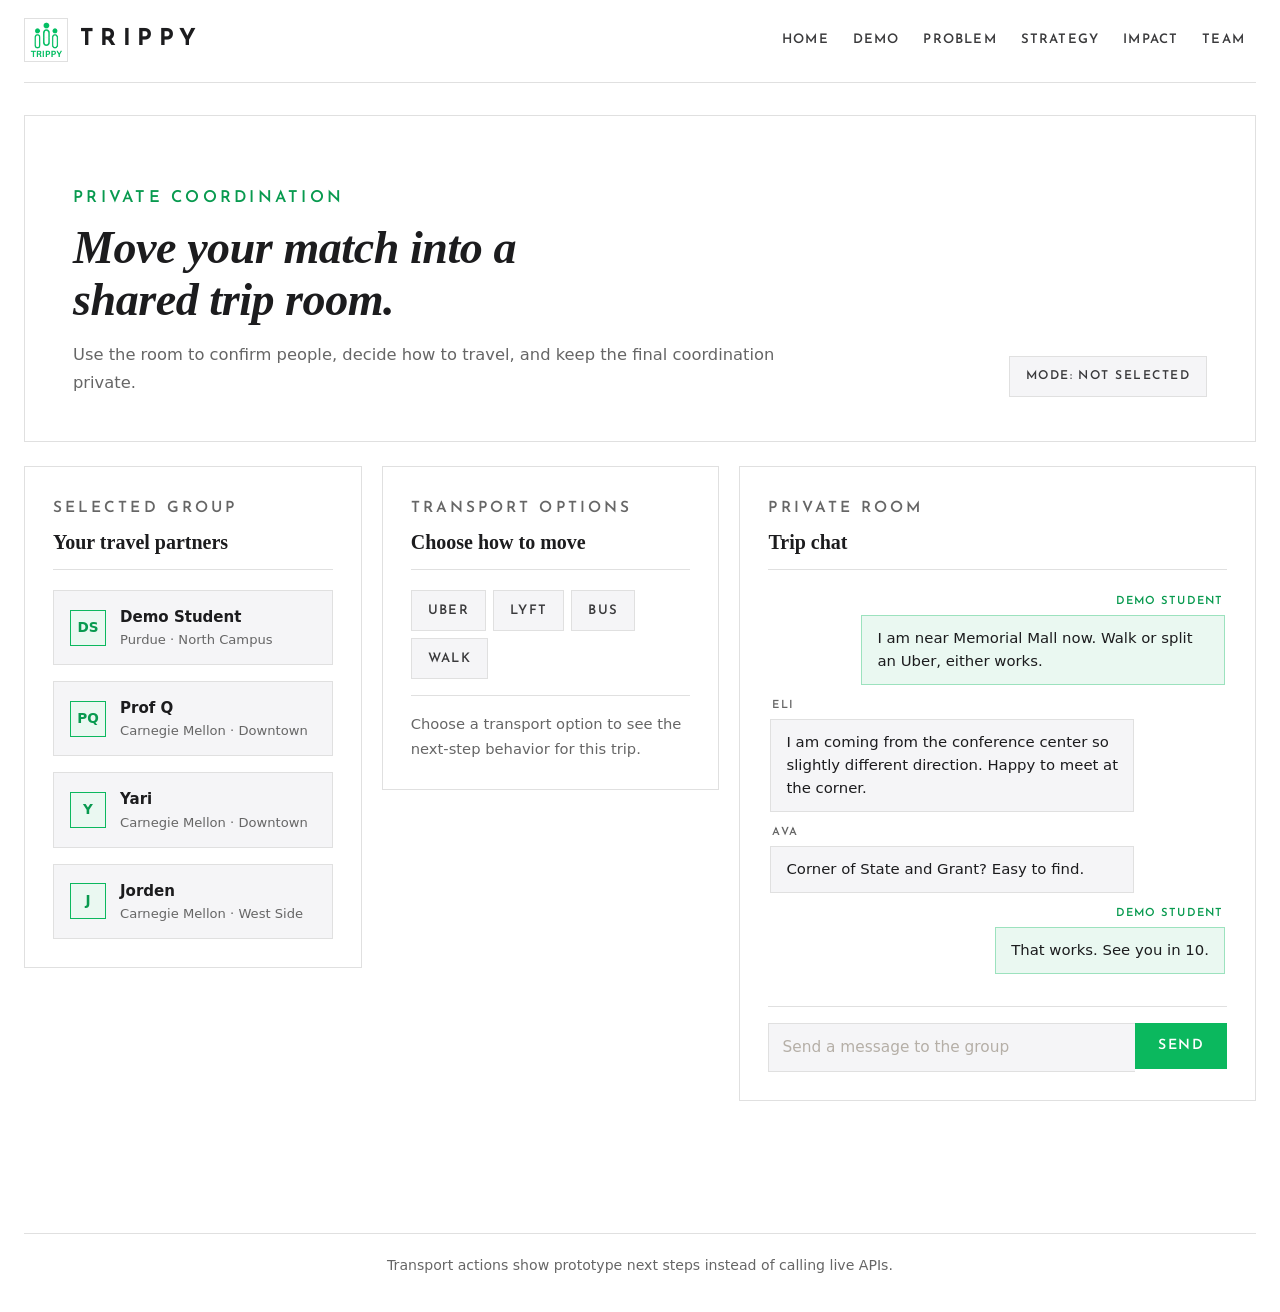
<file: trip.html>
<!DOCTYPE html>
<html lang="en">
<head>
  <meta charset="UTF-8">
  <meta name="viewport" content="width=device-width, initial-scale=1.0">
  <title>Trippy | Trip Room</title>
  <link rel="stylesheet" href="styles.css?v=2">
</head>
<body data-page="trip">
  <header class="site-header">
    <div class="brand-lockup">
      <a class="brand-link" href="index.html">
        <img class="brand-logo" src="trippy_logo.png" alt="Trippy logo">
        <span class="brand-word">TRIPPY</span>
      </a>
    </div>
    <button class="nav-toggle" type="button" aria-label="Toggle navigation">Menu</button>
    <nav class="site-nav"></nav>
  </header>

  <main class="app-main">
    <section class="app-hero">
      <div>
        <p class="eyebrow">Private coordination</p>
        <h1>Move your match into a shared trip room.</h1>
        <p>Use the room to confirm people, decide how to travel, and keep the final coordination private.</p>
      </div>
      <div id="transport-status" class="status-chip">Mode not selected</div>
    </section>

    <section class="trip-layout">
      <div class="panel">
        <div class="panel-heading">
          <div>
            <p class="eyebrow">Selected group</p>
            <h2>Your travel partners</h2>
          </div>
        </div>
        <div id="trip-group" class="group-stack"></div>
      </div>

      <div class="panel">
        <div class="panel-heading">
          <div>
            <p class="eyebrow">Transport options</p>
            <h2>Choose how to move</h2>
          </div>
        </div>
        <div class="transport-options">
          <button class="transport-button" type="button" data-mode="Uber">Uber</button>
          <button class="transport-button" type="button" data-mode="Lyft">Lyft</button>
          <button class="transport-button" type="button" data-mode="Bus">Bus</button>
          <button class="transport-button" type="button" data-mode="Walk">Walk</button>
        </div>
        <div id="transport-detail" class="transport-detail"></div>
      </div>

      <div class="panel chat-panel">
        <div class="panel-heading">
          <div>
            <p class="eyebrow">Private room</p>
            <h2>Trip chat</h2>
          </div>
        </div>
        <div id="chat-log" class="chat-log"></div>
        <form id="chat-form" class="chat-form">
          <input id="chat-input" type="text" placeholder="Send a message to the group" required>
          <button class="button button-primary" type="submit">Send</button>
        </form>
      </div>
    </section>
  </main>

  <footer class="site-footer">
    <p>Transport actions show prototype next steps instead of calling live APIs.</p>
  </footer>

  <script src="script.js?v=2"></script>
</body>
</html>
</file>
<file: styles.css>
@import url('https://fonts.googleapis.com/css2?family=Josefin+Sans:ital,wght@0,300;0,400;0,600;0,700;1,300;1,400&display=swap');

:root {
  --bg: #ffffff;
  --surface: #f5f5f7;
  --card: #ffffff;
  --ink: #1c1c1e;
  --ink-mid: #3a3a3c;
  --muted: #666666;
  --line: #e0e0e0;
  --green: #0bb85e;
  --green-dark: #089a4f;
  --green-bg: #eaf8f1;
  --dark-hero: #ffffff;
  --dark-hero-border: #e0e0e0;
  --max-width: 1480px;
  --font-ui: "Josefin Sans", "Segoe UI", system-ui, sans-serif;
  --font-body: "Aptos", "Segoe UI", system-ui, sans-serif;
  --font-serif: Georgia, "Times New Roman", serif;
}

* { box-sizing: border-box; margin: 0; padding: 0; }
html { scroll-behavior: smooth; }

body {
  background: var(--bg);
  color: var(--ink);
  font-family: var(--font-body);
  font-size: 16px;
  line-height: 1.6;
}

img { display: block; max-width: 100%; }
a { color: inherit; text-decoration: none; }
button, input, select, textarea { font: inherit; }

/* ─── LAYOUT WRAPPER ─── */
.site-header,
.site-footer,
.hero,
.section-band,
.split-feature,
.page-shell,
.app-main,
.content-main {
  width: min(calc(100% - 48px), var(--max-width));
  margin-left: auto;
  margin-right: auto;
}

/* ─── HEADER ─── */
.site-header {
  display: flex;
  align-items: center;
  justify-content: space-between;
  gap: 24px;
  padding: 18px 0 20px;
  border-bottom: 1px solid var(--line);
}

.brand-link {
  display: flex;
  align-items: center;
  gap: 12px;
}

.brand-logo {
  width: 44px;
  height: 44px;
  object-fit: contain;
  border: 1px solid var(--line);
  background: #fff;
}

.brand-word {
  font-family: var(--font-ui);
  font-size: 1.45rem;
  font-weight: 700;
  letter-spacing: 0.28em;
}

.site-nav {
  display: flex;
  align-items: center;
  gap: 2px;
  flex-wrap: wrap;
  justify-content: flex-end;
}

.site-nav a {
  padding: 6px 11px;
  font-family: var(--font-ui);
  font-size: 0.82rem;
  font-weight: 600;
  letter-spacing: 0.09em;
  text-transform: uppercase;
  color: var(--ink-mid);
  border-bottom: 2px solid transparent;
}

.site-nav a:hover { color: var(--green-dark); }
.site-nav a[aria-current="page"] {
  color: var(--green-dark);
  border-bottom-color: var(--green-dark);
}

.nav-toggle {
  display: none;
  padding: 8px 14px;
  border: 1px solid var(--line);
  background: var(--card);
  font-family: var(--font-ui);
  font-size: 0.82rem;
  font-weight: 600;
  text-transform: uppercase;
  cursor: pointer;
  letter-spacing: 0.1em;
}

/* ─── BUTTONS ─── */
.button {
  display: inline-flex;
  align-items: center;
  justify-content: center;
  height: 46px;
  padding: 0 22px;
  border: 1px solid transparent;
  font-family: var(--font-ui);
  font-size: 0.88rem;
  font-weight: 600;
  letter-spacing: 0.1em;
  text-transform: uppercase;
  cursor: pointer;
  white-space: nowrap;
}

.button-primary {
  background: var(--green);
  color: #fff;
  border-color: var(--green);
}

.button-primary:hover { background: var(--green-dark); border-color: var(--green-dark); }

.button-secondary {
  background: transparent;
  color: var(--ink);
  border-color: var(--ink-mid);
}

.button-secondary:hover { border-color: var(--green-dark); color: var(--green-dark); }

/* Secondary button inside dark sections needs white treatment */
.page-hero .button-secondary,
.app-hero .button-secondary {
  color: #fff;
  border-color: rgba(255,255,255,0.45);
}

.page-hero .button-secondary:hover,
.app-hero .button-secondary:hover {
  border-color: var(--green);
  color: var(--green);
}

/* ─── EYEBROW / LABELS ─── */
.panel-label,
.eyebrow,
.mini-label {
  display: block;
  margin-bottom: 10px;
  font-family: var(--font-ui);
  color: var(--green-dark);
  font-size: 0.72rem;
  font-weight: 600;
  letter-spacing: 0.2em;
  text-transform: uppercase;
}

/* ─── HERO (HOME) ─── */
.hero {
  position: relative;
  min-height: calc(100vh - 100px);
  background: var(--dark-hero);
  overflow: hidden;
  border: 1px solid var(--dark-hero-border);
}

.hero-media {
  position: absolute;
  inset: 0;
  pointer-events: none;
}

.hero-grid {
  position: absolute;
  inset: 0;
  background-image:
    linear-gradient(rgba(0,0,0,0.04) 1px, transparent 1px),
    linear-gradient(90deg, rgba(0,0,0,0.04) 1px, transparent 1px);
  background-size: 72px 72px;
}

.hero-inner {
  position: relative;
  z-index: 1;
  display: flex;
  align-items: center;
  gap: 60px;
  width: min(calc(100% - 48px), var(--max-width));
  margin: 0 auto;
  min-height: calc(100vh - 100px);
  padding: 80px 0;
}

.hero-copy {
  flex: 0 0 auto;
  width: min(500px, 46%);
  display: flex;
  flex-direction: column;
  color: var(--ink);
}

.hero-copy .eyebrow { color: var(--green-dark); }

.yc-badge {
  width: 24px;
  height: 24px;
  border-radius: 4px;
  margin-bottom: 16px;
  display: block;
}

.hero h1 {
  font-family: var(--font-serif);
  font-style: italic;
  font-size: clamp(2.6rem, 3.8vw, 5.5rem);
  line-height: 0.93;
  letter-spacing: -0.02em;
  max-width: 13ch;
  margin-top: 8px;
}

.hero-text {
  max-width: 460px;
  margin-top: 24px;
  color: var(--muted);
  font-size: 1rem;
  line-height: 1.72;
}

.hero-actions {
  display: flex;
  gap: 12px;
  flex-wrap: wrap;
  margin-top: 32px;
}

.hero-copy .button-secondary {
  color: var(--ink-mid);
  border-color: var(--line);
}

.hero-copy .button-secondary:hover {
  border-color: var(--green-dark);
  color: var(--green-dark);
}

/* ─── CITY MAP ─── */
.hero-map {
  flex: 1;
  min-width: 0;
  position: relative;
  align-self: stretch;
  display: flex;
  align-items: center;
  justify-content: flex-end;
}

.city-map {
  width: 100%;
  max-height: calc(100vh - 140px);
}

.map-street      { stroke: var(--line); stroke-width: 1.5; }
.map-street-main { stroke: #d4d4d4;    stroke-width: 2; }

.map-label {
  font-family: var(--font-ui);
  font-size: 9px;
  font-weight: 600;
  letter-spacing: 0.12em;
  text-transform: uppercase;
  fill: #c0c0c0;
}

.map-dot { cursor: pointer; }

.map-dot-pulse {
  fill: var(--green);
  opacity: 0;
  transform-origin: center;
  transform-box: fill-box;
}

.map-dot:hover .map-dot-pulse {
  animation: dot-pulse 1.2s ease-out infinite;
}

@keyframes dot-pulse {
  0%   { opacity: 0.45; transform: scale(1); }
  100% { opacity: 0;    transform: scale(2.8); }
}

.map-dot-core {
  fill: var(--green);
  stroke: #fff;
  stroke-width: 2;
  transition: fill 0.15s ease;
}

.map-dot:hover .map-dot-core { fill: var(--green-dark); }

.map-dot-name {
  font-family: var(--font-ui);
  font-size: 8.5px;
  font-weight: 600;
  letter-spacing: 0.04em;
  fill: var(--muted);
  pointer-events: none;
  text-anchor: middle;
}

.map-tooltip {
  position: absolute;
  background: #fff;
  border: 1px solid var(--line);
  padding: 10px 14px;
  pointer-events: none;
  opacity: 0;
  transition: opacity 0.12s ease;
  z-index: 20;
  min-width: 150px;
  box-shadow: 0 4px 20px rgba(0,0,0,0.08);
}

.map-tooltip.visible { opacity: 1; }

.map-tooltip-name {
  font-family: var(--font-ui);
  font-size: 0.75rem;
  font-weight: 700;
  letter-spacing: 0.08em;
  text-transform: uppercase;
  color: var(--ink);
  margin-bottom: 5px;
}

.map-tooltip-row {
  font-size: 0.73rem;
  color: var(--muted);
  line-height: 1.55;
}

.map-tooltip-mode {
  display: inline-block;
  font-family: var(--font-ui);
  font-size: 0.65rem;
  font-weight: 700;
  letter-spacing: 0.1em;
  text-transform: uppercase;
  color: var(--green-dark);
  background: var(--green-bg);
  padding: 2px 8px;
  margin-top: 7px;
}

.map-vehicle     { fill: var(--ink-mid); }
.map-vehicle-bus { fill: var(--green); }

/* ─── PAGE HERO / APP HERO (inner pages) ─── */
.page-hero,
.app-hero {
  background: var(--dark-hero);
  border: 1px solid var(--dark-hero-border);
  color: var(--ink);
  padding: 52px 48px 44px;
  margin-bottom: 24px;
}

.page-hero .eyebrow,
.app-hero .eyebrow { color: var(--green-dark); }

.page-hero h1,
.app-hero h1 {
  font-family: var(--font-serif);
  font-style: italic;
  font-size: clamp(2rem, 3.6vw, 3.6rem);
  line-height: 1.12;
  letter-spacing: -0.01em;
  max-width: 22ch;
  margin-top: 10px;
}

.page-hero p,
.app-hero p {
  margin-top: 16px;
  max-width: 720px;
  color: var(--muted);
  font-size: 1.02rem;
  line-height: 1.72;
}

.app-hero {
  display: flex;
  align-items: flex-end;
  justify-content: space-between;
  gap: 24px;
}

.status-chip {
  background: var(--surface);
  border: 1px solid var(--line);
  color: var(--ink-mid);
  padding: 10px 16px;
  font-family: var(--font-ui);
  font-size: 0.76rem;
  font-weight: 600;
  text-transform: uppercase;
  letter-spacing: 0.12em;
  white-space: nowrap;
  flex-shrink: 0;
}

/* ─── SECTIONS ─── */
.section-band,
.split-feature {
  padding-top: 60px;
  padding-bottom: 72px;
}

.demo-cta {
  width: min(calc(100% - 48px), var(--max-width));
  margin: 0 auto;
  padding: 48px 0 64px;
  display: flex;
  justify-content: center;
}

.page-shell,
.content-main,
.app-main {
  padding-top: 32px;
  padding-bottom: 72px;
}

.section-band { padding-top: 64px; }

.compact-band { padding-top: 48px; padding-bottom: 56px; }

.section-heading {
  display: flex;
  flex-direction: column;
  gap: 8px;
  margin-bottom: 28px;
}

.section-heading h2 {
  font-family: var(--font-serif);
  font-size: clamp(1.8rem, 2.8vw, 3rem);
  line-height: 1.08;
  color: var(--ink);
}

.feature-copy h2 {
  font-family: var(--font-serif);
  font-style: italic;
  font-size: clamp(1.7rem, 2.6vw, 2.8rem);
  line-height: 1.1;
  color: var(--ink);
}

.panel h2,
.content-card h2,
.team-card h2 {
  font-family: var(--font-serif);
  font-size: clamp(1.8rem, 2.8vw, 3rem);
  line-height: 1.08;
  color: var(--ink);
}

/* ─── THREE-COLUMN / CONTENT / TEAM GRIDS ─── */
.three-column,
.content-grid,
.team-grid,
.link-grid {
  display: grid;
  gap: 16px;
}

.three-column,
.content-grid {
  grid-template-columns: repeat(3, minmax(0, 1fr));
}

.team-grid { grid-template-columns: repeat(4, minmax(0, 1fr)); }
.link-grid { grid-template-columns: repeat(4, minmax(0, 1fr)); }

.content-grid { margin-top: 20px; }

/* ─── STORY CARDS ─── */
.story-card {
  background: var(--card);
  border: 1px solid var(--line);
  padding: 28px 24px;
}

.story-index {
  display: inline-block;
  font-size: 0.75rem;
  font-weight: 800;
  color: var(--green-dark);
  letter-spacing: 0.1em;
  margin-bottom: 14px;
}

.story-card h3 {
  font-family: var(--font-serif);
  font-style: italic;
  font-size: 1.15rem;
  font-weight: normal;
  margin-bottom: 10px;
  color: var(--ink);
}

.story-card p {
  color: var(--muted);
  font-size: 0.96rem;
  line-height: 1.7;
}

/* ─── SPLIT FEATURE ─── */
.split-feature {
  display: grid;
  grid-template-columns: 1fr 1fr;
  gap: 48px;
  align-items: center;
}

.feature-copy h2 { margin-bottom: 14px; }

.feature-copy p {
  color: var(--muted);
  font-size: 1.02rem;
  line-height: 1.72;
}

.inline-actions {
  display: flex;
  gap: 20px;
  margin-top: 24px;
}

.text-link {
  font-size: 0.88rem;
  font-weight: 700;
  letter-spacing: 0.06em;
  text-transform: uppercase;
  color: var(--green-dark);
  text-decoration: underline;
}

.text-link:hover { color: var(--ink); }

/* Fix double-constraining: split-feature inside content-main already has max-width from parent */
.content-main .split-feature,
.app-main .split-feature {
  width: 100%;
  margin-left: 0;
  margin-right: 0;
}

/* ─── PREVIEW WINDOW ─── */
.feature-preview, .preview-window, .wireframe-card { height: 100%; }

.preview-window {
  border: 1px solid var(--line);
  background: var(--card);
}

.preview-topbar {
  display: flex;
  align-items: center;
  gap: 6px;
  padding: 12px 16px;
  border-bottom: 1px solid var(--line);
  background: var(--surface);
}

.preview-topbar span {
  width: 10px;
  height: 10px;
  background: var(--line);
}

.preview-body {
  display: grid;
  grid-template-columns: repeat(3, 1fr);
}

.preview-column {
  min-height: 240px;
  padding: 22px 18px;
  border-right: 1px solid var(--line);
}

.preview-column:last-child { border-right: none; }

.preview-column .mini-label { margin-bottom: 12px; }

.preview-column strong {
  display: block;
  font-size: 0.9rem;
  color: var(--ink);
  margin-bottom: 6px;
}

.preview-column span {
  display: block;
  font-size: 0.84rem;
  color: var(--muted);
  margin-top: 3px;
  line-height: 1.5;
}

.accent-column { background: var(--green-bg); }

/* ─── LINK TILES ─── */
.link-tile {
  display: flex;
  flex-direction: column;
  gap: 6px;
  padding: 24px 20px;
  background: var(--card);
  border: 1px solid var(--line);
}

.link-tile:hover { background: var(--green-bg); border-color: var(--green); }

.link-tile span {
  font-size: 0.72rem;
  font-weight: 700;
  letter-spacing: 0.14em;
  text-transform: uppercase;
  color: var(--green-dark);
}

.link-tile strong {
  font-size: 0.98rem;
  color: var(--ink);
}

/* ─── APP LAYOUTS ─── */
.form-layout {
  display: grid;
  grid-template-columns: 1.4fr 0.6fr;
  gap: 20px;
  align-items: start;
}

.dashboard-grid {
  display: grid;
  grid-template-columns: 1fr 1fr;
  gap: 20px;
  align-items: start;
}

.dashboard-grid-secondary { margin-top: 20px; }

.dashboard-left-col {
  display: flex;
  flex-direction: column;
  gap: 20px;
}

.matches-layout {
  display: grid;
  grid-template-columns: 280px 1fr;
  gap: 20px;
  align-items: start;
}

.trip-layout {
  display: grid;
  grid-template-columns: 0.85fr 0.85fr 1.3fr;
  gap: 20px;
  align-items: start;
}

/* ─── PANELS ─── */
.panel {
  background: var(--card);
  border: 1px solid var(--line);
  padding: 28px;
  color: var(--ink);
}

.panel h2 { font-size: 1.25rem; color: var(--ink); margin-top: 6px; }
.panel h3 { font-size: 1.05rem; color: var(--ink); margin-bottom: 8px; }
/* Large analysis overrides the generic panel h2 */
.large-analysis.panel h2 {
  font-style: italic;
  font-size: clamp(1.6rem, 2.4vw, 2.4rem);
}

.panel p, .panel li { color: var(--muted); font-size: 0.96rem; line-height: 1.72; }
.panel label { color: var(--ink-mid); }

.panel-heading {
  display: flex;
  align-items: flex-start;
  justify-content: space-between;
  gap: 16px;
  margin-bottom: 20px;
  padding-bottom: 16px;
  border-bottom: 1px solid var(--line);
}

.wireframe-card {
  border: 1px solid var(--line);
  background: var(--card);
  padding: 24px;
}

.wireframe-header {
  font-family: var(--font-ui);
  font-size: 0.72rem;
  font-weight: 600;
  letter-spacing: 0.16em;
  text-transform: uppercase;
  color: var(--muted);
  margin-bottom: 16px;
}

.wireframe-row {
  display: flex;
  justify-content: space-between;
  align-items: center;
  padding: 12px 14px;
  border: 1px solid var(--line);
  background: var(--surface);
  margin-bottom: 8px;
}

.wireframe-row:last-child { margin-bottom: 0; }
.wireframe-row span { color: var(--muted); font-size: 0.88rem; }
.wireframe-row strong { color: var(--ink); font-size: 0.9rem; }

/* ─── LARGE ANALYSIS ─── */
.large-analysis { margin-top: 20px; }

.large-analysis h2 {
  font-family: var(--font-serif);
  font-style: italic;
  font-size: clamp(1.6rem, 2.4vw, 2.4rem);
  line-height: 1.1;
  color: var(--ink);
  margin-bottom: 24px;
}

.analysis-columns {
  display: grid;
  grid-template-columns: 1fr 1fr;
  gap: 32px;
}

.analysis-columns p {
  color: var(--muted);
  font-size: 0.98rem;
  line-height: 1.75;
}

/* ─── FORMS ─── */
.field-grid {
  display: grid;
  grid-template-columns: repeat(2, minmax(0, 1fr));
  gap: 16px;
}

.field-wide { grid-column: 1 / -1; }

label {
  display: flex;
  flex-direction: column;
  gap: 7px;
  font-family: var(--font-ui);
  font-size: 0.76rem;
  font-weight: 600;
  letter-spacing: 0.1em;
  text-transform: uppercase;
  color: var(--ink-mid);
}

input, select, textarea {
  width: 100%;
  border: 1px solid var(--line);
  background: var(--surface);
  padding: 11px 13px;
  color: var(--ink);
  font-size: 0.96rem;
  text-transform: none;
}

input:focus, select:focus, textarea:focus {
  outline: 2px solid var(--green);
  outline-offset: -2px;
}

input::placeholder, textarea::placeholder { color: #b5afa7; }
textarea { resize: vertical; }

.form-actions {
  display: flex;
  gap: 12px;
  flex-wrap: wrap;
  margin-top: 24px;
}

.form-actions-compact {
  margin-top: 12px;
}

/* ─── SIDEBAR / STICKY ─── */
.sidebar-panel, .filters-panel { position: sticky; top: 20px; }

.info-stack, .group-stack, .filter-stack { display: grid; gap: 16px; }

/* ─── SUMMARY GRID ─── */
.summary-grid {
  display: grid;
  grid-template-columns: repeat(2, minmax(0, 1fr));
  gap: 10px;
}

.summary-item {
  background: var(--surface);
  border: 1px solid var(--line);
  padding: 14px 16px;
}

.summary-item span {
  display: block;
  font-size: 0.72rem;
  font-weight: 700;
  text-transform: uppercase;
  letter-spacing: 0.07em;
  color: var(--muted);
  margin-bottom: 3px;
}

.summary-item strong {
  display: block;
  font-size: 0.94rem;
  color: var(--ink);
}

/* ─── GROUP MEMBERS ─── */
.group-member {
  display: flex;
  align-items: center;
  gap: 14px;
  padding: 14px 16px;
  background: var(--surface);
  border: 1px solid var(--line);
}

.group-member-avatar {
  width: 36px;
  height: 36px;
  background: var(--green-bg);
  border: 1px solid var(--green);
  color: var(--green-dark);
  font-size: 0.85rem;
  font-weight: 800;
  display: flex;
  align-items: center;
  justify-content: center;
  flex-shrink: 0;
  text-transform: uppercase;
}

.group-member-info { flex: 1; }

.group-member strong {
  display: block;
  font-size: 0.94rem;
  color: var(--ink);
}

.group-member span {
  display: block;
  font-size: 0.82rem;
  color: var(--muted);
}

/* ─── BULLET LIST ─── */
.bullet-list {
  padding-left: 20px;
  color: var(--muted);
  line-height: 1.8;
  font-size: 0.96rem;
}

.bullet-list li { margin-bottom: 6px; }

/* ─── REQUEST BANNER ─── */
.request-banner {
  padding: 14px 18px;
  background: var(--green-bg);
  border: 1px solid rgba(11,184,94,0.3);
  color: var(--ink);
  font-size: 0.95rem;
  line-height: 1.65;
  margin-bottom: 18px;
}

.request-banner strong { color: var(--green-dark); }

/* ─── MATCH CARDS ─── */
.matches-grid {
  display: grid;
  grid-template-columns: repeat(2, minmax(0, 1fr));
  gap: 14px;
}

.match-card {
  background: var(--card);
  border: 1px solid var(--line);
  padding: 20px;
  display: grid;
  gap: 12px;
}

.match-card:hover { border-color: var(--green); }

.match-top {
  display: flex;
  justify-content: space-between;
  align-items: flex-start;
  gap: 12px;
}

.match-name {
  font-size: 1.15rem;
  font-weight: 800;
  color: var(--ink);
}

.match-meta {
  font-family: var(--font-ui);
  font-size: 0.76rem;
  letter-spacing: 0.04em;
  color: var(--muted);
  margin-top: 4px;
}

.match-card p {
  font-size: 0.92rem;
  color: var(--muted);
  line-height: 1.65;
}

.match-tag-row, .transport-options {
  display: flex;
  flex-wrap: wrap;
  gap: 7px;
}

.tag {
  display: inline-flex;
  align-items: center;
  gap: 6px;
  padding: 5px 11px;
  border: 1px solid var(--line);
  background: var(--surface);
  font-family: var(--font-ui);
  font-size: 0.75rem;
  font-weight: 600;
  letter-spacing: 0.06em;
  color: var(--ink-mid);
}

.tag input[type="checkbox"] { cursor: pointer; }

.transport-button {
  padding: 9px 16px;
  border: 1px solid var(--line);
  background: var(--surface);
  font-family: var(--font-ui);
  font-size: 0.82rem;
  font-weight: 600;
  color: var(--ink-mid);
  cursor: pointer;
  text-transform: uppercase;
  letter-spacing: 0.1em;
}

.transport-button:hover { border-color: var(--green-dark); color: var(--green-dark); }

.transport-button.active {
  border-color: var(--green-dark);
  background: var(--green-bg);
  color: var(--green-dark);
}

.transport-detail {
  margin-top: 16px;
  padding-top: 16px;
  border-top: 1px solid var(--line);
  color: var(--muted);
  font-size: 0.92rem;
  line-height: 1.65;
  min-height: 52px;
}

/* ─── CHAT ─── */
.chat-panel {
  display: flex;
  flex-direction: column;
  height: 100%;
  min-height: 520px;
}

.chat-panel .panel-heading { flex-shrink: 0; }

.chat-log {
  flex: 1;
  overflow-y: auto;
  padding: 4px 2px 16px;
  display: flex;
  flex-direction: column;
  gap: 12px;
  min-height: 200px;
  max-height: 400px;
}

.chat-message {
  display: flex;
  flex-direction: column;
  max-width: 80%;
}

.chat-message.self { align-self: flex-end; }

.chat-author {
  font-family: var(--font-ui);
  font-size: 0.7rem;
  font-weight: 600;
  letter-spacing: 0.1em;
  text-transform: uppercase;
  color: var(--muted);
  margin-bottom: 4px;
  padding: 0 2px;
}

.chat-message.self .chat-author {
  text-align: right;
  color: var(--green-dark);
}

.chat-bubble {
  padding: 11px 15px;
  font-size: 0.93rem;
  line-height: 1.55;
  background: var(--surface);
  border: 1px solid var(--line);
  color: var(--ink);
}

.chat-message.self .chat-bubble {
  background: var(--green-bg);
  border-color: rgba(11,184,94,0.35);
  color: var(--ink);
}

.chat-input-row {
  display: flex;
  gap: 0;
  margin-top: 16px;
  border-top: 1px solid var(--line);
  padding-top: 16px;
}

.chat-input-row input {
  flex: 1;
  border-right: none;
  background: var(--surface);
  padding: 11px 14px;
  font-size: 0.93rem;
}

.chat-input-row .button {
  height: auto;
  flex-shrink: 0;
  border-left: none;
}

/* Fallback: if JS uses .chat-form */
.chat-form {
  display: flex;
  gap: 0;
  margin-top: 16px;
  border-top: 1px solid var(--line);
  padding-top: 16px;
}

.chat-form input {
  flex: 1;
  border-right: none;
}

.chat-form .button { flex-shrink: 0; }

/* ─── CONTENT / TEAM CARDS ─── */
.content-card, .team-card {
  background: var(--card);
  border: 1px solid var(--line);
  padding: 26px;
}

.content-card h2, .team-card h2 {
  font-family: var(--font-serif);
  font-style: italic;
  font-size: 1.3rem;
  line-height: 1.2;
  margin-bottom: 12px;
  color: var(--ink);
}

.content-card p, .team-card p {
  font-size: 0.94rem;
  color: var(--muted);
  line-height: 1.72;
}

/* ─── FOOTER ─── */
.site-footer {
  text-align: center;
  padding: 20px 0 36px;
  font-size: 0.88rem;
  color: var(--muted);
  border-top: 1px solid var(--line);
  margin-top: 60px;
}

/* ─── RESPONSIVE ─── */
@media (max-width: 1100px) {
  .three-column,
  .split-feature,
  .dashboard-grid,
  .trip-layout,
  .form-layout,
  .matches-layout,
  .content-grid,
  .team-grid,
  .link-grid { grid-template-columns: 1fr; }

  .hero-inner {
    flex-direction: column;
    gap: 40px;
    padding: 64px 0 48px;
  }

  .hero-copy {
    width: 100%;
    max-width: 100%;
  }

  .hero-map { display: none; }

  .hero { min-height: auto; }

  .sidebar-panel, .filters-panel { position: static; }

  .matches-grid,
  .preview-body,
  .analysis-columns,
  .summary-grid { grid-template-columns: 1fr; }

  .split-feature { gap: 32px; }
}

@media (max-width: 720px) {
  .site-header { position: relative; align-items: flex-start; }

  .nav-toggle { display: inline-flex; }

  .site-nav {
    display: none;
    position: absolute;
    top: calc(100% + 6px);
    left: 0; right: 0;
    flex-direction: column;
    align-items: stretch;
    background: var(--card);
    border: 1px solid var(--line);
    padding: 8px;
    z-index: 20;
  }

  .site-nav.open { display: flex; }
  .site-nav a { padding: 10px 14px; }

  .hero h1,
  .page-hero h1,
  .app-hero h1 { font-size: clamp(2.4rem, 11vw, 3.8rem); max-width: 100%; }

  .hero-panel-b { right: 20px; bottom: 20px; left: 20px; width: auto; }

  .page-hero, .app-hero { padding: 32px 24px 28px; flex-direction: column; align-items: flex-start; }

  .field-grid { grid-template-columns: 1fr; }

  .chat-form, .chat-input-row { flex-direction: column; }
  .chat-form input, .chat-input-row input { border-right: 1px solid var(--line); }
  .chat-form .button, .chat-input-row .button { width: 100%; }
}
</file>
